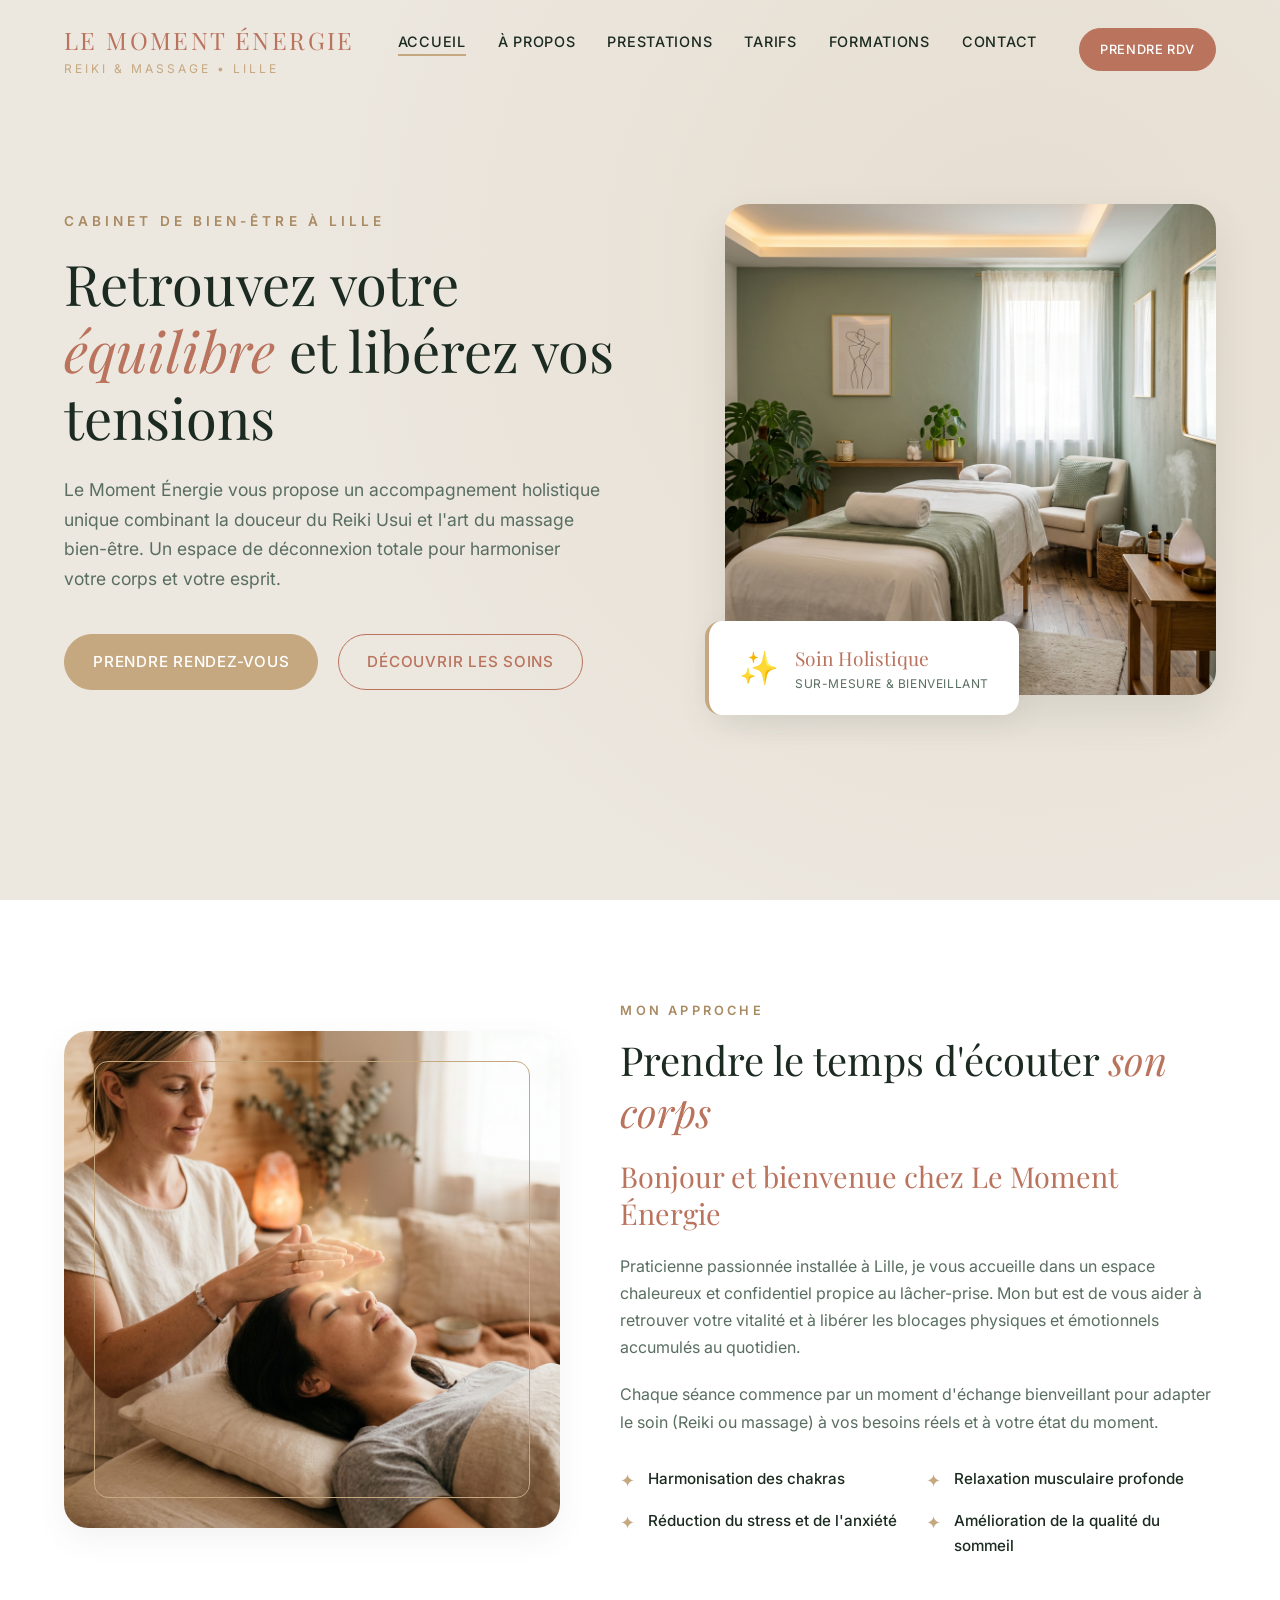
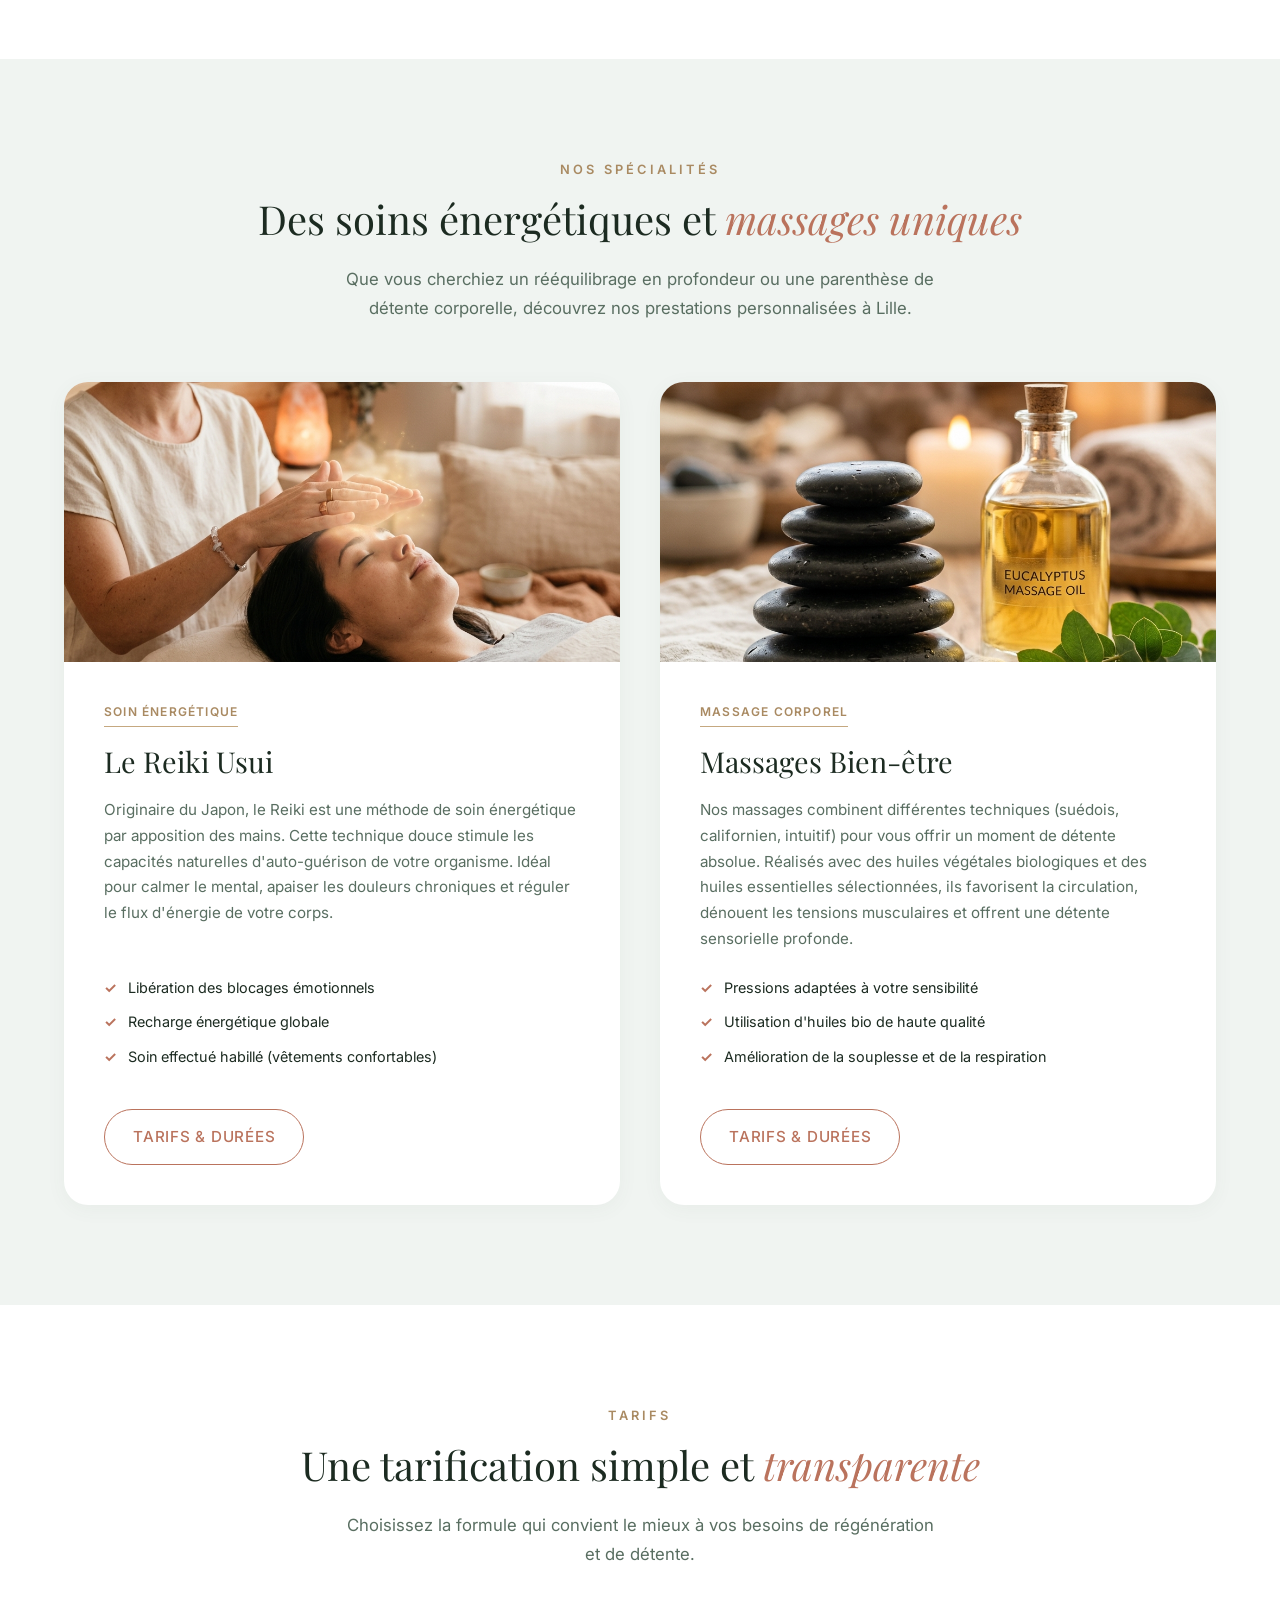
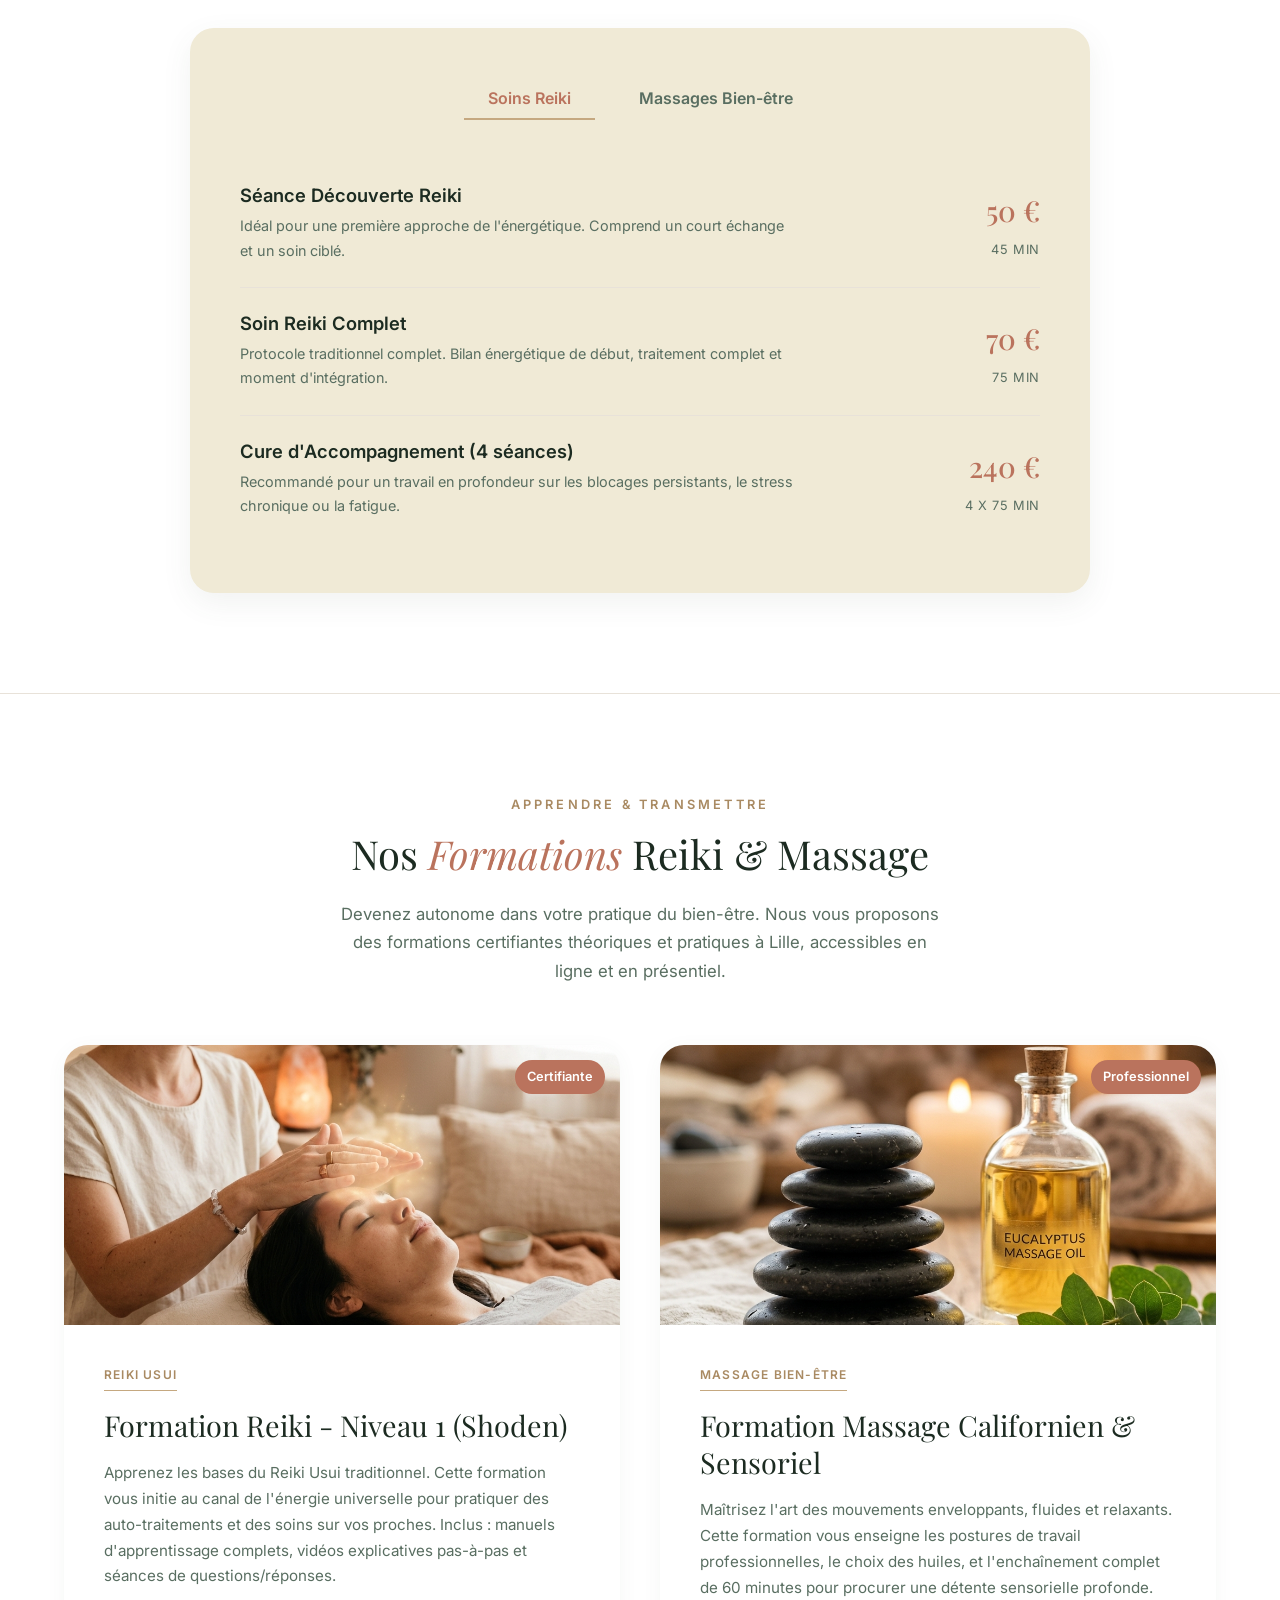
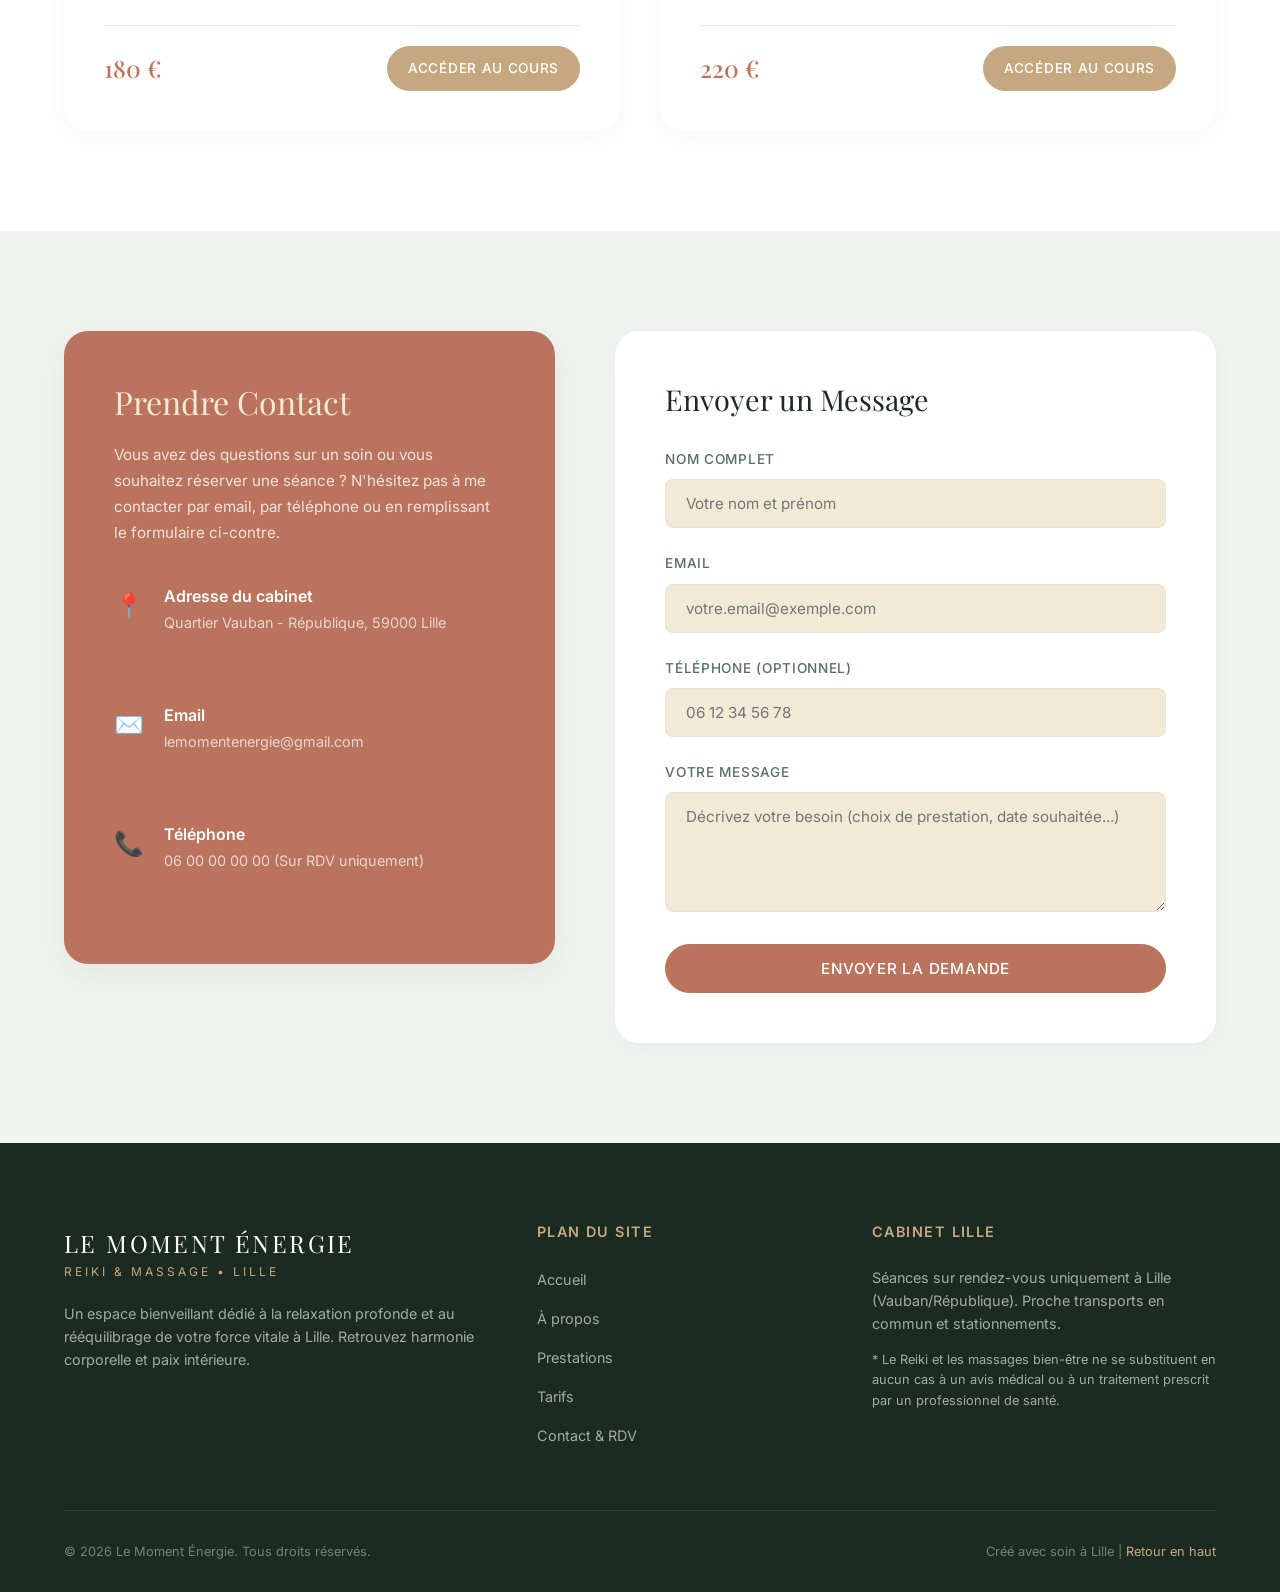
<file: index.html>
<!DOCTYPE html>
<html lang="fr">
<head>
  <meta charset="UTF-8">
  <meta name="viewport" content="width=device-width, initial-scale=1.0">
  
  <!-- SEO Meta Tags -->
  <title>Le Moment Énergie | Reiki & Massage Bien-être à Lille</title>
  <meta name="description" content="Découvrez Le Moment Énergie à Lille. Séances de Reiki Usui et massages bien-être sur mesure pour libérer les tensions, rééquilibrer vos énergies et retrouver une sérénité profonde.">
  <meta name="keywords" content="Reiki Lille, Massage Lille, bien-être Lille, massage relaxant Lille, Reiki Usui Lille, soin énergétique Lille, stress Lille, détente Lille">
  
  <!-- Open Graph Meta Tags (for social sharing) -->
  <meta property="og:title" content="Le Moment Énergie | Reiki & Massage Bien-être à Lille">
  <meta property="og:description" content="Offrez-vous un instant de relaxation absolue et de rééquilibrage énergétique au cœur de Lille. Séances personnalisées de Reiki Usui et massages thérapeutiques.">
  <meta property="og:type" content="website">
  
  <!-- CSS Link -->
  <link rel="stylesheet" href="style.css">
</head>
<body>

  <!-- --- HEADER / NAVIGATION --- -->
  <header id="header">
    <div class="container nav-container">
      <a href="#accueil" class="logo" id="logo-link">
        <span class="logo-main">Le Moment Énergie</span>
        <span class="logo-sub">Reiki &amp; Massage • Lille</span>
      </a>
      
      <button class="burger-menu" id="burger-btn" aria-label="Ouvrir le menu">
        <span class="burger-line"></span>
        <span class="burger-line"></span>
        <span class="burger-line"></span>
      </button>

      <ul class="nav-menu" id="nav-menu">
        <li><a href="#accueil" class="nav-link active">Accueil</a></li>
        <li><a href="#a-propos" class="nav-link">À propos</a></li>
        <li><a href="#services" class="nav-link">Prestations</a></li>
        <li><a href="#tarifs" class="nav-link">Tarifs</a></li>
        <li><a href="formations.html" class="nav-link">Formations</a></li>
        <li><a href="#contact" class="nav-link">Contact</a></li>
        <li><a href="#contact" class="btn btn-primary" style="padding: 10px 20px; font-size: 0.8rem; margin-left: 10px;">Prendre RDV</a></li>
      </ul>
    </div>
  </header>

  <!-- --- HERO SECTION --- -->
  <section id="accueil" class="hero">
    <div class="container hero-grid">
      <div class="hero-content">
        <span class="hero-tagline">Cabinet de bien-être à Lille</span>
        <h1>Retrouvez votre <span>équilibre</span> et libérez vos tensions</h1>
        <p class="hero-text">
          Le Moment Énergie vous propose un accompagnement holistique unique combinant la douceur du Reiki Usui et l'art du massage bien-être. Un espace de déconnexion totale pour harmoniser votre corps et votre esprit.
        </p>
        <div class="hero-cta">
          <a href="#contact" class="btn btn-gold">Prendre rendez-vous</a>
          <a href="#services" class="btn btn-outline">Découvrir les soins</a>
        </div>
      </div>
      <div class="hero-image-wrapper">
        <div class="hero-img-container">
          <img src="images/hero.png" alt="Cabinet de reiki et massage Le Moment Énergie à Lille">
        </div>
        <div class="hero-badge">
          <span class="badge-icon">✨</span>
          <div class="badge-text">
            <p>Soin Holistique</p>
            <p>Sur-mesure &amp; Bienveillant</p>
          </div>
        </div>
      </div>
    </div>
  </section>

  <!-- --- À PROPOS SECTION --- -->
  <section id="a-propos" class="about">
    <div class="container">
      <div class="about-grid">
        <div class="about-image reveal">
          <img src="images/reiki.png" alt="Praticienne Reiki et Massage à Lille">
          <div class="about-accent"></div>
        </div>
        <div class="about-text reveal">
          <span class="section-subtitle">Mon Approche</span>
          <h2 class="section-title">Prendre le temps d'écouter <span>son corps</span></h2>
          <h3>Bonjour et bienvenue chez Le Moment Énergie</h3>
          <p class="about-p">
            Praticienne passionnée installée à Lille, je vous accueille dans un espace chaleureux et confidentiel propice au lâcher-prise. Mon but est de vous aider à retrouver votre vitalité et à libérer les blocages physiques et émotionnels accumulés au quotidien.
          </p>
          <p class="about-p">
            Chaque séance commence par un moment d'échange bienveillant pour adapter le soin (Reiki ou massage) à vos besoins réels et à votre état du moment.
          </p>
          <ul class="about-bullets">
            <li>Harmonisation des chakras</li>
            <li>Relaxation musculaire profonde</li>
            <li>Réduction du stress et de l'anxiété</li>
            <li>Amélioration de la qualité du sommeil</li>
          </ul>
        </div>
      </div>
    </div>
  </section>

  <!-- --- SERVICES SECTION --- -->
  <section id="services" class="services">
    <div class="container">
      <div class="text-center reveal">
        <span class="section-subtitle">Nos Spécialités</span>
        <h2 class="section-title">Des soins énergétiques et <span>massages uniques</span></h2>
        <p class="section-desc">
          Que vous cherchiez un rééquilibrage en profondeur ou une parenthèse de détente corporelle, découvrez nos prestations personnalisées à Lille.
        </p>
      </div>
      
      <div class="services-grid">
        <!-- Service 1: Reiki -->
        <div class="service-card reveal">
          <div class="service-img-wrapper">
            <img src="images/reiki.png" alt="Soin Reiki Usui à Lille">
          </div>
          <div class="service-body">
            <span class="service-badge">Soin Énergétique</span>
            <h3>Le Reiki Usui</h3>
            <p>
              Originaire du Japon, le Reiki est une méthode de soin énergétique par apposition des mains. Cette technique douce stimule les capacités naturelles d'auto-guérison de votre organisme. Idéal pour calmer le mental, apaiser les douleurs chroniques et réguler le flux d'énergie de votre corps.
            </p>
            <ul class="service-features">
              <li>Libération des blocages émotionnels</li>
              <li>Recharge énergétique globale</li>
              <li>Soin effectué habillé (vêtements confortables)</li>
            </ul>
            <a href="#tarifs" class="btn btn-outline" style="margin-top: auto; align-self: flex-start;">Tarifs &amp; Durées</a>
          </div>
        </div>

        <!-- Service 2: Massage -->
        <div class="service-card reveal">
          <div class="service-img-wrapper">
            <img src="images/massage.png" alt="Massage Bien-être et relaxation Lille">
          </div>
          <div class="service-body">
            <span class="service-badge">Massage Corporel</span>
            <h3>Massages Bien-être</h3>
            <p>
              Nos massages combinent différentes techniques (suédois, californien, intuitif) pour vous offrir un moment de détente absolue. Réalisés avec des huiles végétales biologiques et des huiles essentielles sélectionnées, ils favorisent la circulation, dénouent les tensions musculaires et offrent une détente sensorielle profonde.
            </p>
            <ul class="service-features">
              <li>Pressions adaptées à votre sensibilité</li>
              <li>Utilisation d'huiles bio de haute qualité</li>
              <li>Amélioration de la souplesse et de la respiration</li>
            </ul>
            <a href="#tarifs" class="btn btn-outline" style="margin-top: auto; align-self: flex-start;">Tarifs &amp; Durées</a>
          </div>
        </div>
      </div>
    </div>
  </section>

  <!-- --- RATES SECTION --- -->
  <section id="tarifs" class="rates">
    <div class="container">
      <div class="text-center reveal">
        <span class="section-subtitle">Tarifs</span>
        <h2 class="section-title">Une tarification simple et <span>transparente</span></h2>
        <p class="section-desc">Choisissez la formule qui convient le mieux à vos besoins de régénération et de détente.</p>
      </div>

      <div class="pricing-table-wrapper reveal">
        <div class="pricing-tabs">
          <button class="pricing-tab-btn active" data-tab="reiki">Soins Reiki</button>
          <button class="pricing-tab-btn" data-tab="massage">Massages Bien-être</button>
        </div>

        <!-- Tab 1: Reiki -->
        <div class="pricing-tab-content active" id="tab-reiki">
          <div class="pricing-item">
            <div class="pricing-details">
              <h4>Séance Découverte Reiki</h4>
              <p>Idéal pour une première approche de l'énergétique. Comprend un court échange et un soin ciblé.</p>
            </div>
            <div class="pricing-meta">
              <span class="pricing-price">50 €</span>
              <p class="pricing-duration">45 min</p>
            </div>
          </div>
          <div class="pricing-item">
            <div class="pricing-details">
              <h4>Soin Reiki Complet</h4>
              <p>Protocole traditionnel complet. Bilan énergétique de début, traitement complet et moment d'intégration.</p>
            </div>
            <div class="pricing-meta">
              <span class="pricing-price">70 €</span>
              <p class="pricing-duration">75 min</p>
            </div>
          </div>
          <div class="pricing-item">
            <div class="pricing-details">
              <h4>Cure d'Accompagnement (4 séances)</h4>
              <p>Recommandé pour un travail en profondeur sur les blocages persistants, le stress chronique ou la fatigue.</p>
            </div>
            <div class="pricing-meta">
              <span class="pricing-price">240 €</span>
              <p class="pricing-duration">4 x 75 min</p>
            </div>
          </div>
        </div>

        <!-- Tab 2: Massages -->
        <div class="pricing-tab-content" id="tab-massage">
          <div class="pricing-item">
            <div class="pricing-details">
              <h4>Massage Relaxant Intuitif</h4>
              <p>Un massage personnalisé sur-mesure alternant mouvements fluides et pressions relaxantes.</p>
            </div>
            <div class="pricing-meta">
              <span class="pricing-price">65 €</span>
              <p class="pricing-duration">60 min</p>
            </div>
          </div>
          <div class="pricing-item">
            <div class="pricing-details">
              <h4>Massage Sensoriel Grand Calme</h4>
              <p>Un voyage holistique enveloppant pour une déconnexion nerveuse et musculaire profonde.</p>
            </div>
            <div class="pricing-meta">
              <span class="pricing-price">90 €</span>
              <p class="pricing-duration">90 min</p>
            </div>
          </div>
          <div class="pricing-item">
            <div class="pricing-details">
              <h4>Duo Sacré (Reiki &amp; Massage)</h4>
              <p>Le soin signature : 40 min de massage relaxant suivies de 40 min de soin énergétique Reiki.</p>
            </div>
            <div class="pricing-meta">
              <span class="pricing-price">110 €</span>
              <p class="pricing-duration">80 min</p>
            </div>
          </div>
        </div>
      </div>
    </div>
  </section>

  <!-- --- FORMATIONS CATALOG SECTION --- -->
  <section id="nos-formations" class="services" style="background-color: var(--color-white); border-top: 1px solid var(--color-sand);">
    <div class="container">
      <div class="text-center reveal">
        <span class="section-subtitle">Apprendre &amp; Transmettre</span>
        <h2 class="section-title">Nos <span>Formations</span> Reiki &amp; Massage</h2>
        <p class="section-desc">
          Devenez autonome dans votre pratique du bien-être. Nous vous proposons des formations certifiantes théoriques et pratiques à Lille, accessibles en ligne et en présentiel.
        </p>
      </div>

      <div class="services-grid">
        <!-- Formation 1 -->
        <div class="service-card reveal">
          <div class="service-img-wrapper" style="position: relative;">
            <img src="images/reiki.png" alt="Formation Reiki Usui Niveau 1">
            <span style="position: absolute; top: 15px; right: 15px; background-color: var(--color-primary); color: white; padding: 6px 12px; font-size: 0.8rem; border-radius: 20px; font-weight: 600;">Certifiante</span>
          </div>
          <div class="service-body">
            <span class="service-badge">Reiki Usui</span>
            <h3>Formation Reiki - Niveau 1 (Shoden)</h3>
            <p>
              Apprenez les bases du Reiki Usui traditionnel. Cette formation vous initie au canal de l'énergie universelle pour pratiquer des auto-traitements et des soins sur vos proches. Inclus : manuels d'apprentissage complets, vidéos explicatives pas-à-pas et séances de questions/réponses.
            </p>
            <div style="display: flex; justify-content: space-between; align-items: center; margin-top: auto; border-top: 1px solid var(--color-sand); padding-top: 20px;">
              <span style="font-family: var(--font-serif); font-size: 1.5rem; color: var(--color-primary); font-weight: 500;">180 €</span>
              <a href="formations.html" class="btn btn-gold" style="padding: 10px 20px; font-size: 0.85rem;">Accéder au cours</a>
            </div>
          </div>
        </div>

        <!-- Formation 2 -->
        <div class="service-card reveal">
          <div class="service-img-wrapper" style="position: relative;">
            <img src="images/massage.png" alt="Formation Massages Californien &amp; Sensoriel">
            <span style="position: absolute; top: 15px; right: 15px; background-color: var(--color-primary); color: white; padding: 6px 12px; font-size: 0.8rem; border-radius: 20px; font-weight: 600;">Professionnel</span>
          </div>
          <div class="service-body">
            <span class="service-badge">Massage Bien-être</span>
            <h3>Formation Massage Californien &amp; Sensoriel</h3>
            <p>
              Maîtrisez l'art des mouvements enveloppants, fluides et relaxants. Cette formation vous enseigne les postures de travail professionnelles, le choix des huiles, et l'enchaînement complet de 60 minutes pour procurer une détente sensorielle profonde.
            </p>
            <div style="display: flex; justify-content: space-between; align-items: center; margin-top: auto; border-top: 1px solid var(--color-sand); padding-top: 20px;">
              <span style="font-family: var(--font-serif); font-size: 1.5rem; color: var(--color-primary); font-weight: 500;">220 €</span>
              <a href="formations.html" class="btn btn-gold" style="padding: 10px 20px; font-size: 0.85rem;">Accéder au cours</a>
            </div>
          </div>
        </div>
      </div>
    </div>
  </section>

  <!-- --- CONTACT SECTION --- -->
  <section id="contact" class="contact">
    <div class="container">
      <div class="contact-grid">
        
        <!-- Info Card -->
        <div class="contact-info-card reveal">
          <h3>Prendre Contact</h3>
          <p>
            Vous avez des questions sur un soin ou vous souhaitez réserver une séance ? N'hésitez pas à me contacter par email, par téléphone ou en remplissant le formulaire ci-contre.
          </p>
          <div class="contact-details">
            <div class="contact-detail-item">
              <span class="contact-icon">📍</span>
              <div class="contact-text">
                <h4>Adresse du cabinet</h4>
                <p>Quartier Vauban - République, 59000 Lille</p>
              </div>
            </div>
            <div class="contact-detail-item">
              <span class="contact-icon">✉️</span>
              <div class="contact-text">
                <h4>Email</h4>
                <p><a href="mailto:lemomentenergie@gmail.com">lemomentenergie@gmail.com</a></p>
              </div>
            </div>
            <div class="contact-detail-item">
              <span class="contact-icon">📞</span>
              <div class="contact-text">
                <h4>Téléphone</h4>
                <p><a href="tel:+33600000000">06 00 00 00 00</a> (Sur RDV uniquement)</p>
              </div>
            </div>
          </div>
        </div>

        <!-- Form Card -->
        <div class="contact-form-wrapper reveal">
          <h3>Envoyer un Message</h3>
          <form id="contact-form" action="https://formspree.io/f/xoqgypzo" method="POST">
            <!-- Note: Le user pourra configurer un vrai Formspree ou autre outil d'envoi d'email s'il le souhaite, ou on peut utiliser un mailto -->
            <div class="form-group">
              <label for="name" class="form-label">Nom Complet</label>
              <input type="text" id="name" name="name" class="form-input" placeholder="Votre nom et prénom" required>
            </div>
            <div class="form-group">
              <label for="email" class="form-label">Email</label>
              <input type="email" id="email" name="_replyto" class="form-input" placeholder="votre.email@exemple.com" required>
            </div>
            <div class="form-group">
              <label for="phone" class="form-label">Téléphone (Optionnel)</label>
              <input type="tel" id="phone" name="phone" class="form-input" placeholder="06 12 34 56 78">
            </div>
            <div class="form-group">
              <label for="message" class="form-label">Votre Message</label>
              <textarea id="message" name="message" class="form-input" placeholder="Décrivez votre besoin (choix de prestation, date souhaitée...)" required></textarea>
            </div>
            <button type="submit" class="btn btn-primary" style="width: 100%;">Envoyer la demande</button>
          </form>
        </div>

      </div>
    </div>
  </section>

  <!-- --- FOOTER --- -->
  <footer>
    <div class="container">
      <div class="footer-grid">
        <div class="footer-about">
          <a href="#accueil" class="logo">
            <span class="logo-main">Le Moment Énergie</span>
            <span class="logo-sub">Reiki &amp; Massage • Lille</span>
          </a>
          <p class="footer-text">
            Un espace bienveillant dédié à la relaxation profonde et au rééquilibrage de votre force vitale à Lille. Retrouvez harmonie corporelle et paix intérieure.
          </p>
        </div>
        <div>
          <h4 class="footer-links-title">Plan du site</h4>
          <ul class="footer-links">
            <li><a href="#accueil">Accueil</a></li>
            <li><a href="#a-propos">À propos</a></li>
            <li><a href="#services">Prestations</a></li>
            <li><a href="#tarifs">Tarifs</a></li>
            <li><a href="#contact">Contact &amp; RDV</a></li>
          </ul>
        </div>
        <div class="footer-seo">
          <h4 class="footer-links-title">Cabinet Lille</h4>
          <p class="footer-text" style="margin-top: 0; margin-bottom: 15px;">
            Séances sur rendez-vous uniquement à Lille (Vauban/République). Proche transports en commun et stationnements.
          </p>
          <p class="footer-text" style="margin-top: 0; font-size: 0.8rem;">
            * Le Reiki et les massages bien-être ne se substituent en aucun cas à un avis médical ou à un traitement prescrit par un professionnel de santé.
          </p>
        </div>
      </div>
      <div class="footer-bottom">
        <p>&copy; 2026 Le Moment Énergie. Tous droits réservés.</p>
        <p>Créé avec soin à Lille | <a href="#accueil" style="color: var(--color-accent-gold);">Retour en haut</a></p>
      </div>
    </div>
  </footer>

  <!-- JS Link -->
  <script src="script.js"></script>
</body>
</html>
</file>
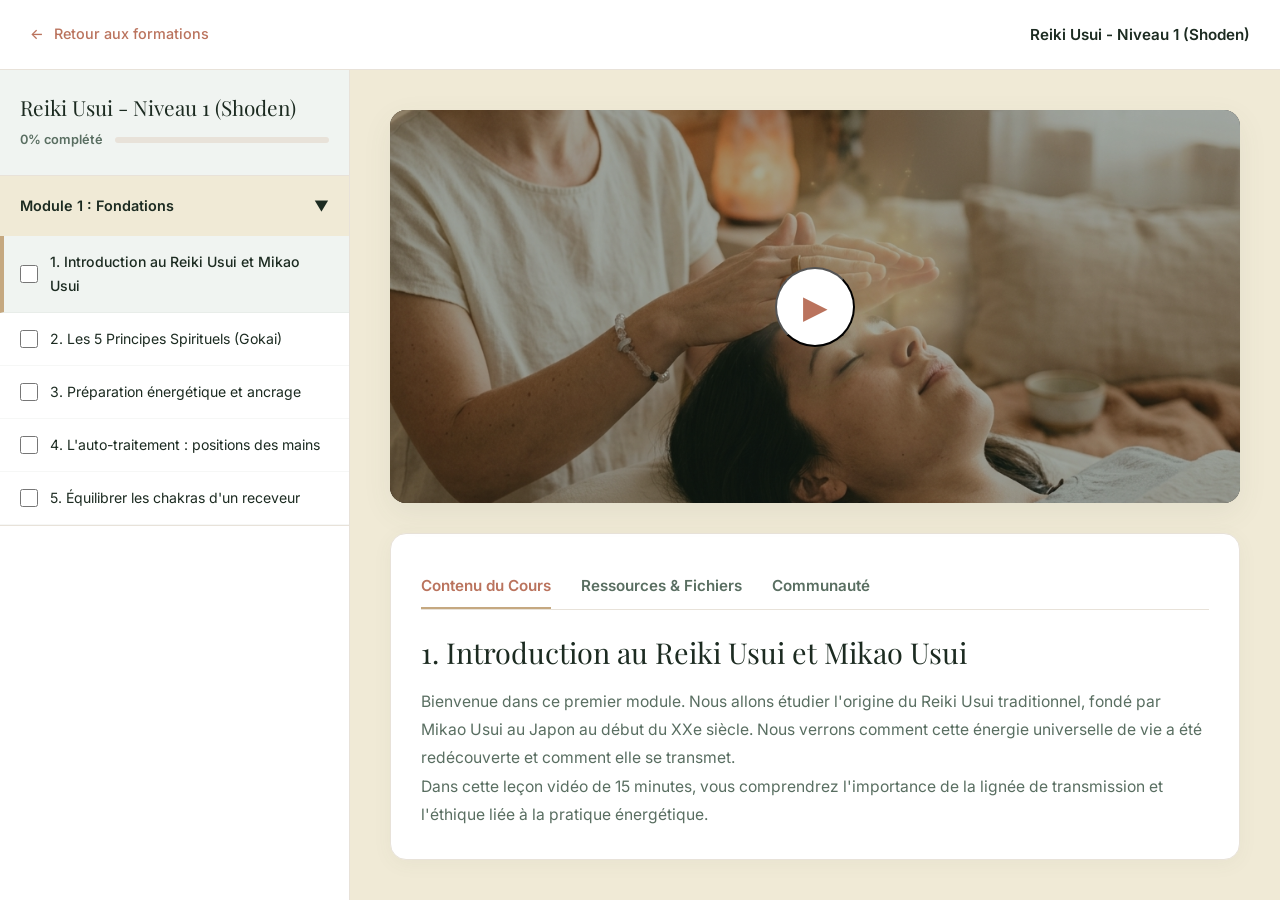
<file: cours-player.html>
<!DOCTYPE html>
<html lang="fr">
<head>
  <meta charset="UTF-8">
  <meta name="viewport" content="width=device-width, initial-scale=1.0">
  <title>Lecteur de Cours | Le Moment Énergie</title>
  <link rel="stylesheet" href="style.css">
  <style>
    /* LMS PLAYER SPECIFIC STYLES */
    body {
      background-color: var(--color-bg-cream);
      display: flex;
      flex-direction: column;
      height: 100vh;
      overflow: hidden;
    }
    
    header.player-header {
      position: relative;
      background-color: var(--color-white);
      border-bottom: 1px solid var(--color-sand);
      padding: 15px 30px;
      display: flex;
      justify-content: space-between;
      align-items: center;
      z-index: 10;
      height: 70px;
    }
    
    .player-back-btn {
      display: inline-flex;
      align-items: center;
      gap: 10px;
      font-size: 0.9rem;
      font-weight: 500;
      color: var(--color-primary);
    }
    .player-back-btn:hover {
      color: var(--color-accent-gold-dark);
    }

    .player-container {
      display: flex;
      flex-grow: 1;
      overflow: hidden;
      height: calc(100vh - 70px);
    }

    /* SIDEBAR */
    .player-sidebar {
      width: 350px;
      background-color: var(--color-white);
      border-right: 1px solid var(--color-sand);
      display: flex;
      flex-direction: column;
      overflow-y: auto;
      flex-shrink: 0;
    }

    .sidebar-course-title {
      padding: 24px 20px;
      border-bottom: 1px solid var(--color-sand);
      background-color: var(--color-primary-bg);
    }
    .sidebar-course-title h2 {
      font-size: 1.3rem;
      color: var(--color-text-dark);
      margin-bottom: 8px;
    }
    
    .sidebar-progress {
      display: flex;
      align-items: center;
      justify-content: space-between;
      font-size: 0.8rem;
      color: var(--color-text-muted);
      font-weight: 600;
    }
    .sidebar-progress-bar {
      flex-grow: 1;
      height: 6px;
      background-color: var(--color-sand);
      border-radius: 3px;
      margin-left: 12px;
      overflow: hidden;
    }
    .sidebar-progress-fill {
      height: 100%;
      background-color: var(--color-primary);
      width: 0%;
      transition: width 0.4s ease;
    }

    .sidebar-module {
      border-bottom: 1px solid var(--color-sand);
    }
    .module-header {
      padding: 18px 20px;
      background-color: var(--color-bg-cream);
      font-weight: 600;
      font-size: 0.9rem;
      color: var(--color-text-dark);
      cursor: pointer;
      display: flex;
      justify-content: space-between;
      align-items: center;
    }
    .module-lessons {
      list-style: none;
    }
    .lesson-item {
      padding: 14px 20px;
      border-bottom: 1px solid rgba(74, 93, 78, 0.05);
      cursor: pointer;
      display: flex;
      align-items: center;
      gap: 12px;
      transition: var(--transition-quick);
      font-size: 0.88rem;
    }
    .lesson-item:hover {
      background-color: var(--color-primary-bg);
    }
    .lesson-item.active {
      background-color: var(--color-primary-bg);
      border-left: 4px solid var(--color-accent-gold);
      padding-left: 16px;
      font-weight: 500;
    }
    .lesson-checkbox {
      width: 18px;
      height: 18px;
      border: 1px solid var(--color-primary);
      border-radius: 4px;
      cursor: pointer;
      accent-color: var(--color-primary);
    }
    
    /* MAIN AREA */
    .player-main {
      flex-grow: 1;
      overflow-y: auto;
      display: flex;
      flex-direction: column;
      padding: 40px;
      height: 100%;
    }

    /* CUSTOM VIDEO PLAYER */
    .video-frame {
      width: 100%;
      aspect-ratio: 16/9;
      max-height: 480px;
      background-color: #000;
      border-radius: var(--border-radius-md);
      overflow: hidden;
      position: relative;
      box-shadow: var(--shadow-medium);
      margin-bottom: 30px;
    }
    
    .video-poster {
      position: absolute;
      top: 0;
      left: 0;
      width: 100%;
      height: 100%;
      object-fit: cover;
      transition: opacity 0.5s ease;
    }
    
    .video-play-overlay {
      position: absolute;
      top: 0;
      left: 0;
      width: 100%;
      height: 100%;
      background-color: rgba(28, 43, 33, 0.4);
      display: flex;
      align-items: center;
      justify-content: center;
      cursor: pointer;
      transition: var(--transition-smooth);
    }
    .video-play-overlay:hover {
      background-color: rgba(28, 43, 33, 0.5);
    }
    .play-icon-btn {
      width: 80px;
      height: 80px;
      border-radius: 50%;
      background-color: var(--color-white);
      display: flex;
      align-items: center;
      justify-content: center;
      box-shadow: var(--shadow-premium);
      font-size: 2rem;
      color: var(--color-primary);
      transition: var(--transition-smooth);
    }
    .video-play-overlay:hover .play-icon-btn {
      transform: scale(1.1);
      background-color: var(--color-accent-gold);
      color: var(--color-white);
    }

    /* MOCK PLAYER CONTROLS */
    .mock-controls {
      position: absolute;
      bottom: 0;
      left: 0;
      width: 100%;
      background: linear-gradient(transparent, rgba(0,0,0,0.8));
      padding: 20px;
      display: none; /* Shown when playing */
      flex-direction: column;
      gap: 10px;
    }
    .mock-progress-bar {
      width: 100%;
      height: 6px;
      background-color: rgba(255,255,255,0.3);
      border-radius: 3px;
      cursor: pointer;
      position: relative;
    }
    .mock-progress-fill {
      height: 100%;
      background-color: var(--color-accent-gold);
      width: 40%;
      border-radius: 3px;
    }
    .mock-btn-row {
      display: flex;
      justify-content: space-between;
      color: white;
      font-size: 0.9rem;
    }

    /* CONTENT TABS */
    .lesson-meta-tabs {
      background-color: var(--color-white);
      border-radius: var(--border-radius-md);
      padding: 30px;
      box-shadow: var(--shadow-subtle);
      border: 1px solid var(--color-sand);
    }

    .tab-header-row {
      display: flex;
      border-bottom: 1px solid var(--color-sand);
      margin-bottom: 24px;
      gap: 30px;
    }
    .tab-trigger {
      background: none;
      border: none;
      font-family: var(--font-sans);
      font-size: 0.95rem;
      font-weight: 600;
      color: var(--color-text-muted);
      padding: 12px 0;
      cursor: pointer;
      border-bottom: 2px solid transparent;
      transition: var(--transition-quick);
    }
    .tab-trigger.active {
      color: var(--color-primary);
      border-bottom-color: var(--color-accent-gold);
    }

    .tab-pane {
      display: none;
    }
    .tab-pane.active {
      display: block;
      animation: fadeIn 0.4s ease forwards;
    }

    /* RESOURCES TAB */
    .resource-list {
      display: flex;
      flex-direction: column;
      gap: 16px;
    }
    .resource-card {
      border: 1px solid var(--color-sand);
      border-radius: var(--border-radius-sm);
      padding: 16px 20px;
      display: flex;
      justify-content: space-between;
      align-items: center;
      background-color: var(--color-bg-cream);
    }
    .resource-info h5 {
      font-family: var(--font-sans);
      font-weight: 600;
      font-size: 0.95rem;
      color: var(--color-text-dark);
      margin-bottom: 4px;
    }
    .resource-info p {
      font-size: 0.8rem;
      color: var(--color-text-muted);
    }

    /* COMMUNITY TAB */
    .comments-thread {
      display: flex;
      flex-direction: column;
      gap: 20px;
      margin-bottom: 30px;
      max-height: 400px;
      overflow-y: auto;
      padding-right: 10px;
    }
    .comment-block {
      display: flex;
      gap: 16px;
    }
    .comment-avatar {
      width: 40px;
      height: 40px;
      border-radius: 50%;
      background-color: var(--color-primary-bg);
      color: var(--color-primary);
      font-weight: 600;
      display: flex;
      align-items: center;
      justify-content: center;
      font-size: 0.9rem;
      flex-shrink: 0;
    }
    .comment-content {
      background-color: var(--color-bg-cream);
      padding: 16px;
      border-radius: var(--border-radius-sm);
      flex-grow: 1;
    }
    .comment-author-row {
      display: flex;
      justify-content: space-between;
      margin-bottom: 8px;
    }
    .comment-author {
      font-weight: 600;
      font-size: 0.85rem;
      color: var(--color-text-dark);
    }
    .comment-date {
      font-size: 0.75rem;
      color: var(--color-text-muted);
    }
    .comment-text {
      font-size: 0.88rem;
      color: var(--color-text-dark);
    }

    .comment-form {
      display: flex;
      gap: 15px;
      border-top: 1px solid var(--color-sand);
      padding-top: 20px;
    }
    .comment-form input {
      flex-grow: 1;
      padding: 12px 16px;
      border: 1px solid var(--color-sand);
      border-radius: var(--border-radius-sm);
      font-family: var(--font-sans);
      font-size: 0.9rem;
    }
    
    @media (max-width: 900px) {
      .player-container {
        flex-direction: column;
      }
      .player-sidebar {
        width: 100%;
        height: 250px;
        border-right: none;
        border-bottom: 1px solid var(--color-sand);
      }
      .player-main {
        padding: 20px;
      }
    }
  </style>
</head>
<body>

  <!-- --- PLAYER HEADER --- -->
  <header class="player-header">
    <a href="formations.html" class="player-back-btn">
      <span>←</span> Retour aux formations
    </a>
    <div style="text-align: right;">
      <h4 style="font-family: var(--font-sans); font-weight: 600; font-size: 0.95rem; color: var(--color-text-dark);" id="header-course-title">Chargement...</h4>
    </div>
  </header>

  <!-- --- CORE LMS LAYER --- -->
  <div class="player-container">
    
    <!-- Sidebar Left -->
    <aside class="player-sidebar">
      <div class="sidebar-course-title">
        <h2 id="sidebar-title">Nom de la formation</h2>
        <div class="sidebar-progress">
          <span id="progress-percent">0% complété</span>
          <div class="sidebar-progress-bar">
            <div class="sidebar-progress-fill" id="progress-fill"></div>
          </div>
        </div>
      </div>
      
      <!-- Module/Lesson Accordion -->
      <div class="sidebar-module">
        <div class="module-header">
          <span>Module 1 : Fondations</span>
          <span>▼</span>
        </div>
        <ul class="module-lessons" id="lessons-list">
          <!-- Populated by JS -->
        </ul>
      </div>
    </aside>

    <!-- Main Content Area -->
    <main class="player-main">
      
      <!-- Video Window -->
      <div class="video-frame">
        <img src="images/hero.png" alt="Cover" class="video-poster" id="video-poster">
        <div class="video-play-overlay" id="play-overlay">
          <button class="play-icon-btn">▶</button>
        </div>
        
        <!-- Mock Controls -->
        <div class="mock-controls" id="mock-controls">
          <div class="mock-progress-bar">
            <div class="mock-progress-fill"></div>
          </div>
          <div class="mock-btn-row">
            <span>⏸ Pause</span>
            <span>04:12 / 12:45</span>
            <span>🔊 100%</span>
          </div>
        </div>
      </div>

      <!-- Tabs and Details -->
      <div class="lesson-meta-tabs">
        <div class="tab-header-row">
          <button class="tab-trigger active" data-target="lesson-tab">Contenu du Cours</button>
          <button class="tab-trigger" data-target="resources-tab">Ressources &amp; Fichiers</button>
          <button class="tab-trigger" data-target="community-tab">Communauté</button>
        </div>

        <!-- Tab 1: Lesson Content -->
        <div class="tab-pane active" id="lesson-tab">
          <h2 style="font-size: 1.8rem; margin-bottom: 16px; color: var(--color-text-dark);" id="lesson-title">Titre de la leçon</h2>
          <div style="color: var(--color-text-muted); line-height: 1.8; font-size: 0.98rem;" id="lesson-description">
            Description de la leçon active...
          </div>
        </div>

        <!-- Tab 2: Resources -->
        <div class="tab-pane" id="resources-tab">
          <div class="resource-list" id="resources-list">
            <!-- Populated dynamically -->
          </div>
        </div>

        <!-- Tab 3: Community -->
        <div class="tab-pane" id="community-tab">
          <div class="comments-thread" id="comments-thread">
            <!-- Simulated Comments -->
          </div>
          <form class="comment-form" id="comment-form">
            <div class="comment-avatar">ME</div>
            <input type="text" id="comment-input" placeholder="Poser une question ou laisser un commentaire..." required>
            <button type="submit" class="btn btn-primary" style="padding: 10px 20px; font-size: 0.85rem; border-radius: var(--border-radius-sm);">Publier</button>
          </form>
        </div>
      </div>

    </main>

  </div>

  <script>
    // DATASET FOR DEMO COURSES
    const COURSES_DATA = {
      reiki: {
        title: "Reiki Usui - Niveau 1 (Shoden)",
        poster: "images/reiki.png",
        lessons: [
          {
            id: 1,
            title: "1. Introduction au Reiki Usui et Mikao Usui",
            desc: "<p>Bienvenue dans ce premier module. Nous allons étudier l'origine du Reiki Usui traditionnel, fondé par Mikao Usui au Japon au début du XXe siècle. Nous verrons comment cette énergie universelle de vie a été redécouverte et comment elle se transmet.</p><p>Dans cette leçon vidéo de 15 minutes, vous comprendrez l'importance de la lignée de transmission et l'éthique liée à la pratique énergétique.</p>",
            files: [
              { name: "Manuel de Reiki Usui - Niveau 1.pdf", size: "4.2 Mo" },
              { name: "Arbre de Lignée Traditionnelle Usui.pdf", size: "1.1 Mo" }
            ],
            comments: [
              { author: "Marie L.", date: "Il y a 2 jours", text: "Merci pour cette introduction très claire ! La vie de Mikao Usui est fascinante." },
              { author: "Pierre D.", date: "Il y a 5 jours", text: "Est-ce qu'on reçoit le manuel papier lors de l'initiation en présentiel ?" }
            ]
          },
          {
            id: 2,
            title: "2. Les 5 Principes Spirituels (Gokai)",
            desc: "<p>Les Gokai sont les fondations quotidiennes du praticien Reiki. Mikao Usui les décrivait comme 'la méthode secrète pour attirer le bonheur'. Nous allons les analyser en détail et voir comment les intégrer au quotidien :</p><ul style='margin-left: 20px; margin-top: 10px;'><li>Juste pour aujourd'hui, je libère la colère.</li><li>Juste pour aujourd'hui, je libère l'inquiétude.</li><li>Juste pour aujourd'hui, je suis reconnaissant.</li><li>Juste pour aujourd'hui, je vis honnêtement.</li><li>Juste pour aujourd'hui, je suis bienveillant envers les autres.</li></ul>",
            files: [
              { name: "Fiche Pratique - Les 5 Principes Gokai à imprimer.pdf", size: "850 Ko" }
            ],
            comments: [
              { author: "Sophie K.", date: "Il y a 1 jour", text: "Le fait de rajouter 'Juste pour aujourd'hui' change toute la perspective, c'est tellement plus facile d'y travailler au jour le jour !" }
            ]
          },
          {
            id: 3,
            title: "3. Préparation énergétique et ancrage",
            desc: "<p>Avant tout soin, il est indispensable de préparer son propre canal énergétique et de s'ancrer. Dans cette vidéo, nous étudions la technique de méditation Gassho et l'exercice d'ancrage à la terre pour rester centré et éviter de capter les tensions d'autrui.</p>",
            files: [
              { name: "Méditation Gassho - Audio Guidé.mp3", size: "12 Mo" }
            ],
            comments: []
          },
          {
            id: 4,
            title: "4. L'auto-traitement : positions des mains",
            desc: "<p>L'auto-traitement est la pratique clé pendant les 21 jours suivant l'initiation. Nous allons voir l'enchaînement complet des 12 positions des mains sur la tête, le buste et le dos pour s'auto-harmoniser.</p>",
            files: [
              { name: "Guide Visuel des 12 positions d'auto-traitement.pdf", size: "2.5 Mo" }
            ],
            comments: []
          },
          {
            id: 5,
            title: "5. Équilibrer les chakras d'un receveur",
            desc: "<p>Pour finir ce premier niveau, apprenez comment structurer un soin complet sur un tiers (proche ou client). Nous voyons comment balayer le champ énergétique (Byosen), repérer les déséquilibres et harmoniser les 7 chakras principaux.</p>",
            files: [
              { name: "Protocole Complet - Soin Reiki sur Autrui.pdf", size: "1.8 Mo" }
            ],
            comments: []
          }
        ]
      },
      massage: {
        title: "Massage Californien & Sensoriel",
        poster: "images/massage.png",
        lessons: [
          {
            id: 1,
            title: "1. Philosophie et posture du masseur",
            desc: "<p>Le massage Californien est le massage de la détente psychocorporelle par excellence. Il repose sur de longs mouvements fluides, lents et enveloppants. Cette leçon explique la posture du praticien (travail en fente, transfert du poids du corps) pour masser sans se fatiguer.</p>",
            files: [
              { name: "Les postures ergonomiques du masseur.pdf", size: "1.5 Mo" }
            ],
            comments: [
              { author: "Julien V.", date: "Il y a 3 jours", text: "La posture en fente change tout ! J'avais souvent mal au dos après 30 min, ces conseils m'ont sauvé." }
            ]
          },
          {
            id: 2,
            title: "2. Préparation de la cabine et huiles bio",
            desc: "<p>Créer une ambiance relaxante est essentiel pour un massage sensoriel réussi. Température de la pièce, musiques propices, et sélection des huiles végétales de support (Amande douce, Sésame) et des huiles essentielles apaisantes (Lavande, Ylang-Ylang).</p>",
            files: [
              { name: "Guide des Huiles et Synergies Aromatiques.pdf", size: "980 Ko" }
            ],
            comments: []
          },
          {
            id: 3,
            title: "3. Techniques d'effleurage et de lissage",
            desc: "<p>Découvrez les mouvements de base pour débuter le massage. Les effleurages superficiels permettent d'établir le contact, de répartir l'huile et de calmer le système nerveux du receveur. Suivi des grands lissages complets des chevilles aux épaules.</p>",
            files: [
              { name: "Fiche technique - Les mouvements de base.pdf", size: "2.1 Mo" }
            ],
            comments: []
          },
          {
            id: 4,
            title: "4. Dénouer les tensions du dos et des épaules",
            desc: "<p>Le dos accumule la majorité du stress physique. Cette leçon vidéo vous enseigne des techniques spécifiques de pétrissage, de pressions glissées le long de la colonne, et de relâchement des trapèzes.</p>",
            files: [
              { name: "Protocole de Massage du Dos.pdf", size: "1.4 Mo" }
            ],
            comments: []
          },
          {
            id: 5,
            title: "5. Enchaînement complet de 60 minutes",
            desc: "<p>Combinez toutes les compétences acquises pour effectuer un massage californien complet d'une heure. Ce protocole fluide décrit la transition dos, jambes, pieds, bras et buste pour une harmonisation sensorielle absolue.</p>",
            files: [
              { name: "Grille de Timing et Enchaînement 60min.pdf", size: "850 Ko" }
            ],
            comments: []
          }
        ]
      }
    };

    document.addEventListener('DOMContentLoaded', () => {
      // 1. Get query parameter for course
      const urlParams = new URLSearchParams(window.location.search);
      const courseKey = urlParams.get('course') || 'reiki';
      const course = COURSES_DATA[courseKey] || COURSES_DATA.reiki;

      // 2. Set DOM headers
      document.getElementById('header-course-title').textContent = course.title;
      document.getElementById('sidebar-title').textContent = course.title;
      document.getElementById('video-poster').src = course.poster;

      let activeLessonIndex = 0;

      // 3. Populate sidebar lessons list
      const lessonsList = document.getElementById('lessons-list');
      
      const renderLessons = () => {
        lessonsList.innerHTML = '';
        course.lessons.forEach((lesson, index) => {
          const isCompleted = localStorage.getItem(`${courseKey}-lesson-${lesson.id}-completed`) === 'true';
          const isActive = index === activeLessonIndex;
          
          const li = document.createElement('li');
          li.className = `lesson-item ${isActive ? 'active' : ''}`;
          
          li.innerHTML = `
            <input type="checkbox" class="lesson-checkbox" ${isCompleted ? 'checked' : ''} data-id="${lesson.id}">
            <span class="lesson-link-text" style="flex-grow: 1;">${lesson.title}</span>
          `;
          
          // Click on checkbox triggers completion toggling
          const checkbox = li.querySelector('.lesson-checkbox');
          checkbox.addEventListener('click', (e) => {
            e.stopPropagation(); // Avoid triggering active change
            localStorage.setItem(`${courseKey}-lesson-${lesson.id}-completed`, checkbox.checked);
            updateProgress();
          });

          // Click on item loads lesson
          li.addEventListener('click', () => {
            activeLessonIndex = index;
            loadActiveLesson();
            renderLessons();
          });

          lessonsList.appendChild(li);
        });
      };

      // Load active lesson details
      const loadActiveLesson = () => {
        const lesson = course.lessons[activeLessonIndex];
        document.getElementById('lesson-title').textContent = lesson.title;
        document.getElementById('lesson-description').innerHTML = lesson.desc;

        // Reset video state
        const playOverlay = document.getElementById('play-overlay');
        const mockControls = document.getElementById('mock-controls');
        playOverlay.style.opacity = '1';
        playOverlay.style.pointerEvents = 'auto';
        mockControls.style.display = 'none';

        // Load files
        const resourcesList = document.getElementById('resources-list');
        resourcesList.innerHTML = '';
        if (lesson.files && lesson.files.length > 0) {
          lesson.files.forEach(file => {
            const card = document.createElement('div');
            card.className = 'resource-card';
            card.innerHTML = `
              <div class="resource-info">
                <h5>📄 ${file.name}</h5>
                <p>Format PDF • ${file.size}</p>
              </div>
              <a href="#" class="btn btn-outline" style="padding: 6px 12px; font-size: 0.8rem;" onclick="alert('Téléchargement du document : ${file.name}'); return false;">Télécharger</a>
            `;
            resourcesList.appendChild(card);
          });
        } else {
          resourcesList.innerHTML = '<p style="color: var(--color-text-muted); font-style: italic;">Aucune ressource disponible pour cette leçon.</p>';
        }

        // Load comments
        const commentsThread = document.getElementById('comments-thread');
        commentsThread.innerHTML = '';
        if (lesson.comments && lesson.comments.length > 0) {
          lesson.comments.forEach(comment => {
            appendComment(comment.author, comment.date, comment.text);
          });
        } else {
          commentsThread.innerHTML = '<p style="color: var(--color-text-muted); font-style: italic;" id="no-comments-text">Soyez le premier à poser une question sur cette leçon !</p>';
        }
      };

      const appendComment = (author, date, text) => {
        const commentsThread = document.getElementById('comments-thread');
        const block = document.createElement('div');
        block.className = 'comment-block';
        
        // Initials for avatar
        const initials = author.split(' ').map(n => n[0]).join('').toUpperCase().substring(0, 2);

        block.innerHTML = `
          <div class="comment-avatar">${initials}</div>
          <div class="comment-content">
            <div class="comment-author-row">
              <span class="comment-author">${author}</span>
              <span class="comment-date">${date}</span>
            </div>
            <p class="comment-text">${text}</p>
          </div>
        `;
        commentsThread.appendChild(block);
        commentsThread.scrollTop = commentsThread.scrollHeight;
      };

      // Progress bar calculations
      const updateProgress = () => {
        let completedCount = 0;
        course.lessons.forEach(lesson => {
          if (localStorage.getItem(`${courseKey}-lesson-${lesson.id}-completed`) === 'true') {
            completedCount++;
          }
        });
        const percent = Math.round((completedCount / course.lessons.length) * 100);
        document.getElementById('progress-percent').textContent = `${percent}% complété`;
        document.getElementById('progress-fill').style.width = `${percent}%`;
      };

      // 4. Tab switching logic
      const tabTriggers = document.querySelectorAll('.tab-trigger');
      const tabPanes = document.querySelectorAll('.tab-pane');
      
      tabTriggers.forEach(trigger => {
        trigger.addEventListener('click', () => {
          tabTriggers.forEach(t => t.classList.remove('active'));
          tabPanes.forEach(p => p.classList.remove('active'));

          trigger.classList.add('active');
          const target = trigger.getAttribute('data-target');
          document.getElementById(target).classList.add('active');
        });
      });

      // 5. Mock Play Action
      const playOverlay = document.getElementById('play-overlay');
      const mockControls = document.getElementById('mock-controls');
      playOverlay.addEventListener('click', () => {
        playOverlay.style.opacity = '0';
        playOverlay.style.pointerEvents = 'none';
        mockControls.style.display = 'flex';
      });

      // 6. Community comment submission
      const commentForm = document.getElementById('comment-form');
      const commentInput = document.getElementById('comment-input');
      
      commentForm.addEventListener('submit', (e) => {
        e.preventDefault();
        const text = commentInput.value.trim();
        if (text) {
          // Remove "no comments" message if present
          const noComments = document.getElementById('no-comments-text');
          if (noComments) noComments.remove();

          appendComment("Moi (Élève)", "À l'instant", text);
          
          // Save in dataset so it remains if toggled
          course.lessons[activeLessonIndex].comments.push({
            author: "Moi (Élève)",
            date: "À l'instant",
            text: text
          });

          commentInput.value = '';
        }
      });

      // Initialization
      renderLessons();
      loadActiveLesson();
      updateProgress();
    });
  </script>
</body>
</html>
</file>
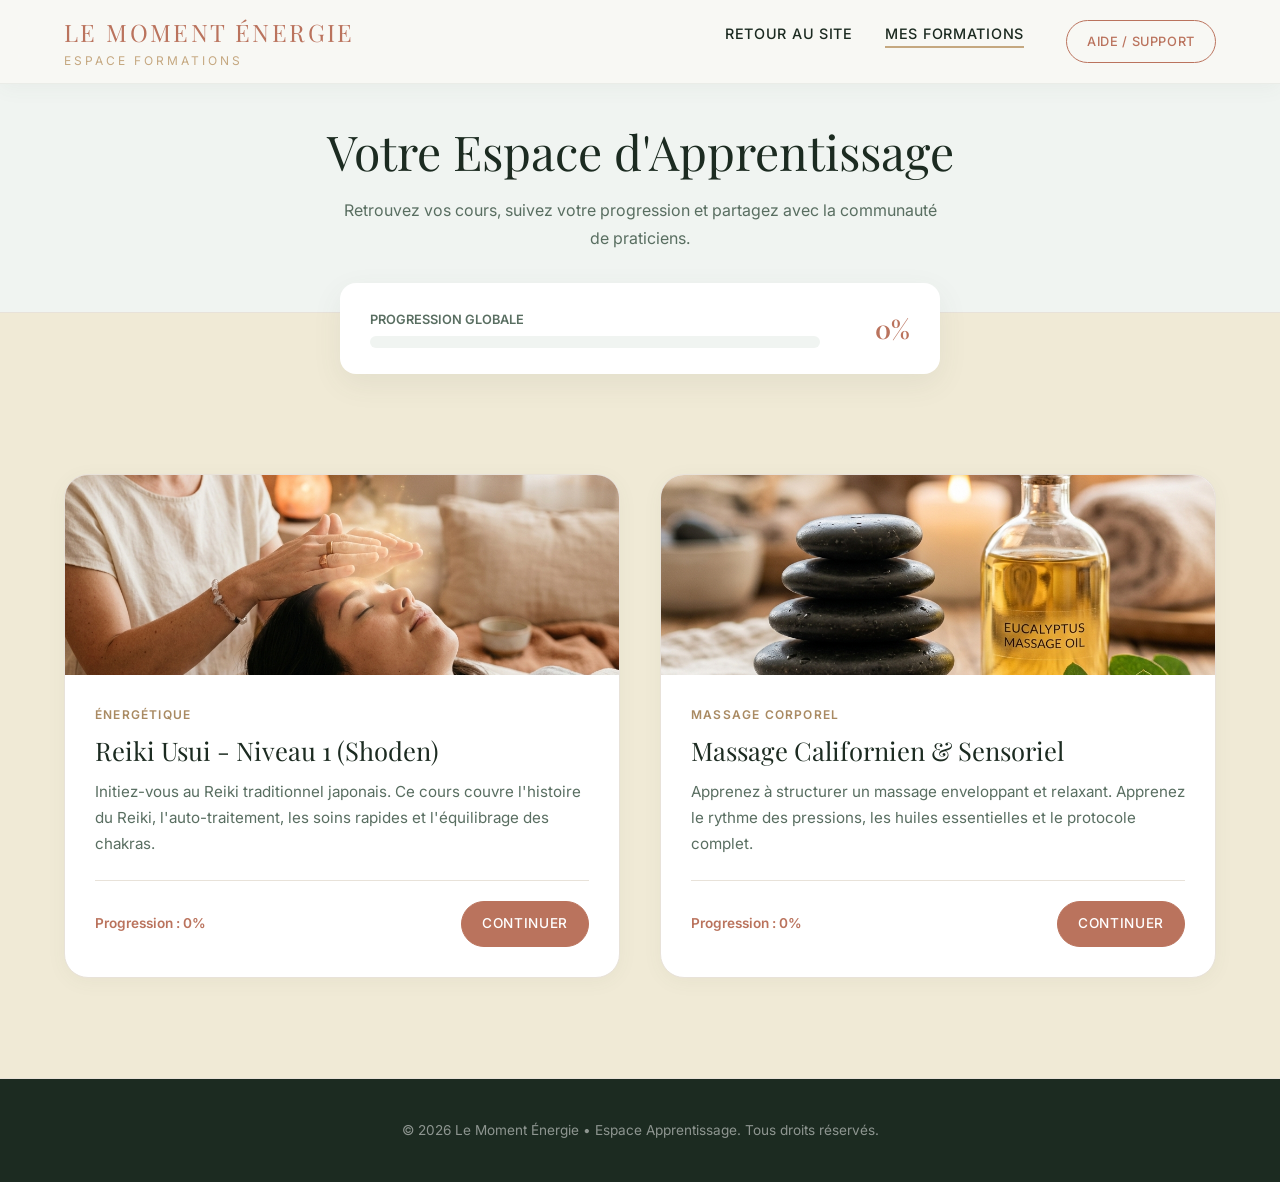
<file: formations.html>
<!DOCTYPE html>
<html lang="fr">
<head>
  <meta charset="UTF-8">
  <meta name="viewport" content="width=device-width, initial-scale=1.0">
  <title>Espace Élève | Le Moment Énergie Lille</title>
  <meta name="description" content="Accédez à vos formations en ligne Reiki Usui et massages bien-être. Espace d'apprentissage Le Moment Énergie à Lille.">
  <link rel="stylesheet" href="style.css">
  <style>
    /* Spécificités pour l'espace catalogue */
    .dashboard-hero {
      background-color: var(--color-primary-bg);
      padding: 120px 0 60px;
      text-align: center;
      border-bottom: 1px solid var(--color-sand);
    }
    .progress-overview {
      background-color: var(--color-white);
      max-width: 600px;
      margin: -30px auto 40px;
      padding: 24px 30px;
      border-radius: var(--border-radius-md);
      box-shadow: var(--shadow-medium);
      display: flex;
      align-items: center;
      justify-content: space-between;
      gap: 20px;
      position: relative;
      z-index: 10;
    }
    .progress-bar-container {
      flex-grow: 1;
      height: 12px;
      background-color: var(--color-primary-bg);
      border-radius: 6px;
      overflow: hidden;
    }
    .progress-bar-fill {
      height: 100%;
      background-color: var(--color-accent-gold);
      width: 0%; /* Dynamic */
      transition: width 0.8s ease;
    }
    .course-grid {
      display: grid;
      grid-template-columns: repeat(auto-fit, minmax(350px, 1fr));
      gap: 40px;
      padding: 60px 0 100px;
    }
    .course-card {
      background-color: var(--color-white);
      border-radius: var(--border-radius-lg);
      overflow: hidden;
      box-shadow: var(--shadow-subtle);
      border: 1px solid var(--color-sand);
      transition: var(--transition-smooth);
      display: flex;
      flex-direction: column;
    }
    .course-card:hover {
      transform: translateY(-5px);
      box-shadow: var(--shadow-medium);
    }
    .course-header {
      height: 200px;
      overflow: hidden;
      position: relative;
    }
    .course-header img {
      width: 100%;
      height: 100%;
      object-fit: cover;
    }
    .course-body {
      padding: 30px;
      flex-grow: 1;
      display: flex;
      flex-direction: column;
    }
    .course-body h3 {
      font-size: 1.6rem;
      margin-bottom: 12px;
      color: var(--color-text-dark);
    }
    .course-body p {
      color: var(--color-text-muted);
      font-size: 0.95rem;
      margin-bottom: 24px;
      flex-grow: 1;
    }
    .course-footer {
      border-top: 1px solid var(--color-sand);
      padding-top: 20px;
      display: flex;
      align-items: center;
      justify-content: space-between;
    }
    .course-progress {
      font-size: 0.85rem;
      font-weight: 600;
      color: var(--color-primary);
    }
  </style>
</head>
<body>

  <!-- --- HEADER / NAVIGATION --- -->
  <header class="scrolled">
    <div class="container nav-container">
      <a href="index.html" class="logo">
        <span class="logo-main">Le Moment Énergie</span>
        <span class="logo-sub">Espace Formations</span>
      </a>
      
      <button class="burger-menu" id="burger-btn" aria-label="Ouvrir le menu">
        <span class="burger-line"></span>
        <span class="burger-line"></span>
        <span class="burger-line"></span>
      </button>

      <ul class="nav-menu" id="nav-menu">
        <li><a href="index.html" class="nav-link">Retour au Site</a></li>
        <li><a href="formations.html" class="nav-link active">Mes Formations</a></li>
        <li><a href="index.html#contact" class="btn btn-outline" style="padding: 10px 20px; font-size: 0.8rem; margin-left: 10px;">Aide / Support</a></li>
      </ul>
    </div>
  </header>

  <!-- --- HERO --- -->
  <section class="dashboard-hero">
    <div class="container">
      <h1 style="font-size: 3rem; margin-bottom: 15px; color: var(--color-text-dark);">Votre Espace d'Apprentissage</h1>
      <p style="color: var(--color-text-muted); max-width: 600px; margin: 0 auto;">Retrouvez vos cours, suivez votre progression et partagez avec la communauté de praticiens.</p>
    </div>
  </section>

  <!-- --- PROGRESS OVERVIEW --- -->
  <div class="container">
    <div class="progress-overview">
      <div style="flex-grow: 1;">
        <span style="font-size: 0.8rem; font-weight: 600; text-transform: uppercase; color: var(--color-text-muted); display: block; margin-bottom: 6px;">Progression Globale</span>
        <div class="progress-bar-container">
          <div class="progress-bar-fill" id="global-progress-bar"></div>
        </div>
      </div>
      <div style="text-align: right; min-width: 70px;">
        <span style="font-size: 1.6rem; font-family: var(--font-serif); color: var(--color-primary); font-weight: 600;" id="global-progress-text">0%</span>
      </div>
    </div>
  </div>

  <!-- --- COURSE LIST --- -->
  <main class="container">
    <div class="course-grid">
      
      <!-- Course 1 -->
      <div class="course-card">
        <div class="course-header">
          <img src="images/reiki.png" alt="Formation Reiki Usui">
        </div>
        <div class="course-body">
          <span style="font-size: 0.75rem; letter-spacing: 0.1em; text-transform: uppercase; color: var(--color-accent-gold-dark); font-weight: 600; margin-bottom: 8px; display: block;">Énergétique</span>
          <h3>Reiki Usui - Niveau 1 (Shoden)</h3>
          <p>Initiez-vous au Reiki traditionnel japonais. Ce cours couvre l'histoire du Reiki, l'auto-traitement, les soins rapides et l'équilibrage des chakras.</p>
          <div class="course-footer">
            <span class="course-progress" id="progress-reiki">Progression : 0%</span>
            <a href="cours-player.html?course=reiki" class="btn btn-primary" style="padding: 10px 20px; font-size: 0.85rem;">Continuer</a>
          </div>
        </div>
      </div>

      <!-- Course 2 -->
      <div class="course-card">
        <div class="course-header">
          <img src="images/massage.png" alt="Formation Massage Californien">
        </div>
        <div class="course-body">
          <span style="font-size: 0.75rem; letter-spacing: 0.1em; text-transform: uppercase; color: var(--color-accent-gold-dark); font-weight: 600; margin-bottom: 8px; display: block;">Massage Corporel</span>
          <h3>Massage Californien &amp; Sensoriel</h3>
          <p>Apprenez à structurer un massage enveloppant et relaxant. Apprenez le rythme des pressions, les huiles essentielles et le protocole complet.</p>
          <div class="course-footer">
            <span class="course-progress" id="progress-massage">Progression : 0%</span>
            <a href="cours-player.html?course=massage" class="btn btn-primary" style="padding: 10px 20px; font-size: 0.85rem;">Continuer</a>
          </div>
        </div>
      </div>

    </div>
  </main>

  <!-- --- FOOTER --- -->
  <footer style="padding: 40px 0; border-top: 1px solid var(--color-sand);">
    <div class="container text-center" style="font-size: 0.85rem; color: rgba(255,255,255,0.5);">
      <p>&copy; 2026 Le Moment Énergie • Espace Apprentissage. Tous droits réservés.</p>
    </div>
  </footer>

  <script>
    document.addEventListener('DOMContentLoaded', () => {
      // Burger Menu logic for catalog page
      const burgerBtn = document.getElementById('burger-btn');
      const navMenu = document.getElementById('nav-menu');
      if (burgerBtn && navMenu) {
        burgerBtn.addEventListener('click', () => {
          burgerBtn.classList.toggle('active');
          navMenu.classList.toggle('active');
        });
      }

      // Calculate progress using local storage
      const calculateProgress = () => {
        // We define total lessons per course
        const reikiLessonsCount = 5;
        const massageLessonsCount = 5;

        // Retrieve checked values
        let reikiChecked = 0;
        let massageChecked = 0;

        for (let i = 1; i <= reikiLessonsCount; i++) {
          if (localStorage.getItem(`reiki-lesson-${i}-completed`) === 'true') {
            reikiChecked++;
          }
        }
        for (let i = 1; i <= massageLessonsCount; i++) {
          if (localStorage.getItem(`massage-lesson-${i}-completed`) === 'true') {
            massageChecked++;
          }
        }

        const reikiPercent = Math.round((reikiChecked / reikiLessonsCount) * 100);
        const massagePercent = Math.round((massageChecked / massageLessonsCount) * 100);
        const globalPercent = Math.round(((reikiChecked + massageChecked) / (reikiLessonsCount + massageLessonsCount)) * 100);

        // Update DOM
        document.getElementById('progress-reiki').textContent = `Progression : ${reikiPercent}%`;
        document.getElementById('progress-massage').textContent = `Progression : ${massagePercent}%`;
        document.getElementById('global-progress-bar').style.width = `${globalPercent}%`;
        document.getElementById('global-progress-text').textContent = `${globalPercent}%`;
      };

      calculateProgress();
    });
  </script>
</body>
</html>
</file>
<file: style.css>
@import url('https://fonts.googleapis.com/css2?family=Inter:wght@300;400;500;600&family=Playfair+Display:ital,wght@0,400;0,500;0,600;1,400&display=swap');

/* --- DESIGN SYSTEM & CSS VARIABLES --- */
:root {
  --color-primary: #BA735D;      /* Mocha Mousse*/
  --color-primary-light: #6E8573;
  --color-primary-bg: #F0F4F1;
  --color-bg-cream: #F0EAD6;     /* Egret */
  --color-accent-gold: #C5A880;  /* Muted Gold */
  --color-accent-gold-dark: #A98A62;
  --color-text-dark: #1C2B21;    /* Deep Forest Charcoal */
  --color-text-muted: #596E61;
  --color-white: #FFFFFF;
  --color-sand: #E8E2D9;

  --font-serif: 'Playfair Display', Georgia, serif;
  --font-sans: 'Inter', sans-serif;

  --transition-smooth: all 0.4s cubic-bezier(0.25, 1, 0.5, 1);
  --transition-quick: all 0.2s ease;

  --shadow-subtle: 0 4px 20px rgba(74, 93, 78, 0.05);
  --shadow-medium: 0 10px 30px rgba(74, 93, 78, 0.08);
  --shadow-premium: 0 20px 40px rgba(74, 93, 78, 0.12);

  --border-radius-sm: 8px;
  --border-radius-md: 16px;
  --border-radius-lg: 24px;
}

/* --- RESET & BASE STYLES --- */
*, *::before, *::after {
  box-sizing: border-box;
  margin: 0;
  padding: 0;
}

html {
  scroll-behavior: smooth;
  font-size: 16px;
  -webkit-font-smoothing: antialiased;
}

body {
  font-family: var(--font-sans);
  background-color: var(--color-bg-cream);
  color: var(--color-text-dark);
  line-height: 1.7;
  overflow-x: hidden;
}

h1, h2, h3, h4 {
  font-family: var(--font-serif);
  font-weight: 400;
  line-height: 1.3;
}

a {
  text-decoration: none;
  color: inherit;
  transition: var(--transition-quick);
}

img {
  max-width: 100%;
  display: block;
}

section {
  padding: 100px 0;
  position: relative;
}

.container {
  width: 90%;
  max-width: 1200px;
  margin: 0 auto;
}

.text-center { text-align: center; }

/* --- BUTTONS --- */
.btn {
  display: inline-flex;
  align-items: center;
  justify-content: center;
  padding: 14px 28px;
  border-radius: 40px;
  font-family: var(--font-sans);
  font-size: 0.95rem;
  font-weight: 500;
  letter-spacing: 0.05em;
  text-transform: uppercase;
  cursor: pointer;
  transition: var(--transition-smooth);
}

.btn-primary {
  background-color: var(--color-primary);
  color: var(--color-white);
  border: 1px solid var(--color-primary);
}

.btn-primary:hover {
  background-color: var(--color-white);
  color: var(--color-primary);
  box-shadow: var(--shadow-medium);
  transform: translateY(-2px);
}

.btn-outline {
  background-color: transparent;
  color: var(--color-primary);
  border: 1px solid var(--color-primary);
}

.btn-outline:hover {
  background-color: var(--color-primary);
  color: var(--color-white);
  transform: translateY(-2px);
}

.btn-gold {
  background-color: var(--color-accent-gold);
  color: var(--color-white);
  border: 1px solid var(--color-accent-gold);
}

.btn-gold:hover {
  background-color: var(--color-accent-gold-dark);
  border-color: var(--color-accent-gold-dark);
  box-shadow: var(--shadow-medium);
  transform: translateY(-2px);
}

/* --- NAVIGATION BAR --- */
header {
  position: fixed;
  top: 0;
  left: 0;
  width: 100%;
  z-index: 1000;
  transition: var(--transition-smooth);
  border-bottom: 1px solid transparent;
}

header.scrolled {
  background: rgba(250, 248, 245, 0.85);
  backdrop-filter: blur(15px);
  -webkit-backdrop-filter: blur(15px);
  border-bottom: 1px solid rgba(74, 93, 78, 0.08);
  box-shadow: var(--shadow-subtle);
}

.nav-container {
  display: flex;
  justify-content: space-between;
  align-items: center;
  padding: 20px 0;
  transition: var(--transition-smooth);
}

header.scrolled .nav-container {
  padding: 12px 0;
}

.logo {
  display: flex;
  flex-direction: column;
}

.logo-main {
  font-family: var(--font-serif);
  font-size: 1.5rem;
  letter-spacing: 0.1em;
  text-transform: uppercase;
  color: var(--color-primary);
}

.logo-sub {
  font-family: var(--font-sans);
  font-size: 0.75rem;
  letter-spacing: 0.25em;
  text-transform: uppercase;
  color: var(--color-accent-gold);
  font-weight: 400;
  margin-top: -2px;
}

.nav-menu {
  display: flex;
  gap: 32px;
  list-style: none;
}

.nav-link {
  font-family: var(--font-sans);
  font-size: 0.9rem;
  font-weight: 500;
  letter-spacing: 0.05em;
  text-transform: uppercase;
  color: var(--color-text-dark);
  position: relative;
  padding: 6px 0;
}

.nav-link::after {
  content: '';
  position: absolute;
  bottom: 0;
  left: 0;
  width: 0;
  height: 1.5px;
  background-color: var(--color-accent-gold);
  transition: var(--transition-smooth);
}

.nav-link:hover::after,
.nav-link.active::after {
  width: 100%;
}

.burger-menu {
  display: none;
  cursor: pointer;
  background: none;
  border: none;
  z-index: 1001;
}

.burger-line {
  display: block;
  width: 25px;
  height: 2px;
  margin: 5px auto;
  background-color: var(--color-primary);
  transition: var(--transition-smooth);
}

/* --- HERO SECTION --- */
.hero {
  min-height: 100vh;
  display: flex;
  align-items: center;
  background-color: #ECE7DF;
  padding-top: 100px;
  position: relative;
}

.hero::before {
  content: '';
  position: absolute;
  top: 0;
  left: 0;
  width: 100%;
  height: 100%;
  background: radial-gradient(circle at 80% 30%, rgba(197, 168, 128, 0.15) 0%, transparent 60%);
  pointer-events: none;
}

.hero-grid {
  display: grid;
  grid-template-columns: 1.1fr 0.9fr;
  gap: 60px;
  align-items: center;
}

.hero-content {
  opacity: 0;
  transform: translateY(30px);
  animation: fadeInUp 1s cubic-bezier(0.25, 1, 0.5, 1) forwards;
}

.hero-tagline {
  font-family: var(--font-sans);
  font-size: 0.85rem;
  letter-spacing: 0.3em;
  text-transform: uppercase;
  color: var(--color-accent-gold-dark);
  font-weight: 600;
  margin-bottom: 16px;
  display: block;
}

.hero h1 {
  font-size: 3.5rem;
  line-height: 1.2;
  margin-bottom: 24px;
  color: var(--color-text-dark);
}

.hero h1 span {
  font-style: italic;
  color: var(--color-primary);
}

.hero-text {
  font-size: 1.1rem;
  color: var(--color-text-muted);
  margin-bottom: 40px;
  max-width: 540px;
}

.hero-cta {
  display: flex;
  gap: 20px;
}

.hero-image-wrapper {
  position: relative;
  opacity: 0;
  transform: scale(0.95);
  animation: fadeInScale 1.2s cubic-bezier(0.25, 1, 0.5, 1) forwards;
  animation-delay: 0.2s;
}

.hero-img-container {
  border-radius: var(--border-radius-lg);
  overflow: hidden;
  box-shadow: var(--shadow-premium);
  aspect-ratio: 1;
}

.hero-img-container img {
  width: 100%;
  height: 100%;
  object-fit: cover;
  transition: transform 8s ease;
}

.hero-image-wrapper:hover .hero-img-container img {
  transform: scale(1.05);
}

.hero-badge {
  position: absolute;
  bottom: -20px;
  left: -20px;
  background-color: var(--color-white);
  padding: 20px 30px;
  border-radius: var(--border-radius-md);
  box-shadow: var(--shadow-medium);
  display: flex;
  align-items: center;
  gap: 16px;
  border-left: 4px solid var(--color-accent-gold);
}

.badge-icon {
  font-size: 2rem;
}

.badge-text p:first-child {
  font-family: var(--font-serif);
  font-size: 1.2rem;
  color: var(--color-primary);
}

.badge-text p:last-child {
  font-size: 0.75rem;
  color: var(--color-text-muted);
  text-transform: uppercase;
  letter-spacing: 0.05em;
}

/* --- SECTION DECORATORS & HEADERS --- */
.section-subtitle {
  font-family: var(--font-sans);
  font-size: 0.8rem;
  letter-spacing: 0.25em;
  text-transform: uppercase;
  color: var(--color-accent-gold-dark);
  font-weight: 600;
  margin-bottom: 12px;
  display: block;
}

.section-title {
  font-size: 2.5rem;
  margin-bottom: 20px;
  color: var(--color-text-dark);
}

.section-title span {
  font-style: italic;
  color: var(--color-primary);
}

.section-desc {
  max-width: 600px;
  margin: 0 auto 60px;
  color: var(--color-text-muted);
  font-size: 1.05rem;
}

/* --- ABOUT SECTION --- */
.about {
  background-color: var(--color-white);
}

.about-grid {
  display: grid;
  grid-template-columns: 1fr 1.2fr;
  gap: 60px;
  align-items: center;
}

.about-image {
  border-radius: var(--border-radius-lg);
  overflow: hidden;
  box-shadow: var(--shadow-medium);
  position: relative;
}

.about-image img {
  width: 100%;
  object-fit: cover;
}

.about-accent {
  position: absolute;
  top: 30px;
  right: 30px;
  border: 1px solid var(--color-accent-gold);
  width: calc(100% - 60px);
  height: calc(100% - 60px);
  pointer-events: none;
  border-radius: calc(var(--border-radius-lg) - 10px);
}

.about-text h3 {
  font-size: 1.8rem;
  color: var(--color-primary);
  margin-bottom: 20px;
}

.about-p {
  margin-bottom: 20px;
  color: var(--color-text-muted);
}

.about-bullets {
  list-style: none;
  margin-top: 30px;
  display: grid;
  grid-template-columns: 1fr 1fr;
  gap: 16px;
}

.about-bullets li {
  position: relative;
  padding-left: 28px;
  font-size: 0.95rem;
  font-weight: 500;
  color: var(--color-text-dark);
}

.about-bullets li::before {
  content: '✦';
  position: absolute;
  left: 0;
  color: var(--color-accent-gold);
  font-size: 1.1rem;
}

/* --- SERVICES SECTION --- */
.services {
  background-color: var(--color-primary-bg);
}

.services-grid {
  display: grid;
  grid-template-columns: 1fr 1fr;
  gap: 40px;
}

.service-card {
  background-color: var(--color-white);
  border-radius: var(--border-radius-lg);
  overflow: hidden;
  box-shadow: var(--shadow-subtle);
  transition: var(--transition-smooth);
  display: flex;
  flex-direction: column;
}

.service-card:hover {
  transform: translateY(-8px);
  box-shadow: var(--shadow-premium);
}

.service-img-wrapper {
  height: 280px;
  overflow: hidden;
}

.service-img-wrapper img {
  width: 100%;
  height: 100%;
  object-fit: cover;
  transition: transform 5s ease;
}

.service-card:hover .service-img-wrapper img {
  transform: scale(1.05);
}

.service-body {
  padding: 40px;
  flex-grow: 1;
  display: flex;
  flex-direction: column;
}

.service-badge {
  align-self: flex-start;
  font-size: 0.75rem;
  letter-spacing: 0.1em;
  text-transform: uppercase;
  color: var(--color-accent-gold-dark);
  font-weight: 600;
  border-bottom: 1.5px solid var(--color-accent-gold);
  margin-bottom: 16px;
  padding-bottom: 4px;
}

.service-body h3 {
  font-size: 1.8rem;
  margin-bottom: 16px;
  color: var(--color-text-dark);
}

.service-body p {
  color: var(--color-text-muted);
  margin-bottom: 24px;
  font-size: 0.95rem;
  flex-grow: 1;
}

.service-features {
  list-style: none;
  margin-bottom: 30px;
}

.service-features li {
  position: relative;
  padding-left: 24px;
  font-size: 0.9rem;
  color: var(--color-text-dark);
  margin-bottom: 10px;
}

.service-features li::before {
  content: '✓';
  position: absolute;
  left: 0;
  color: var(--color-primary);
  font-weight: bold;
}

/* --- RATES SECTION --- */
.rates {
  background-color: var(--color-white);
}

.pricing-table-wrapper {
  max-width: 900px;
  margin: 0 auto;
  background-color: var(--color-bg-cream);
  border-radius: var(--border-radius-lg);
  padding: 50px;
  box-shadow: var(--shadow-medium);
}

.pricing-tabs {
  display: flex;
  justify-content: center;
  gap: 20px;
  margin-bottom: 40px;
}

.pricing-tab-btn {
  background: none;
  border: none;
  font-family: var(--font-sans);
  font-size: 1rem;
  font-weight: 600;
  color: var(--color-text-muted);
  padding: 10px 24px;
  cursor: pointer;
  border-bottom: 2px solid transparent;
  transition: var(--transition-smooth);
}

.pricing-tab-btn.active {
  color: var(--color-primary);
  border-bottom: 2px solid var(--color-accent-gold);
}

.pricing-tab-content {
  display: none;
}

.pricing-tab-content.active {
  display: block;
  animation: fadeIn 0.5s ease forwards;
}

.pricing-item {
  display: flex;
  justify-content: space-between;
  align-items: center;
  padding: 24px 0;
  border-bottom: 1px solid var(--color-sand);
}

.pricing-item:last-child {
  border-bottom: none;
}

.pricing-details {
  max-width: 70%;
}

.pricing-details h4 {
  font-family: var(--font-sans);
  font-size: 1.15rem;
  font-weight: 600;
  color: var(--color-text-dark);
  margin-bottom: 6px;
}

.pricing-details p {
  font-size: 0.9rem;
  color: var(--color-text-muted);
}

.pricing-meta {
  text-align: right;
}

.pricing-price {
  font-family: var(--font-serif);
  font-size: 1.8rem;
  color: var(--color-primary);
  font-weight: 500;
}

.pricing-duration {
  font-size: 0.8rem;
  color: var(--color-text-muted);
  text-transform: uppercase;
  letter-spacing: 0.05em;
  margin-top: 4px;
}

/* --- CONTACT SECTION --- */
.contact {
  background-color: var(--color-primary-bg);
}

.contact-grid {
  display: grid;
  grid-template-columns: 0.9fr 1.1fr;
  gap: 60px;
  align-items: start;
}

.contact-info-card {
  background-color: var(--color-primary);
  color: var(--color-white);
  padding: 50px;
  border-radius: var(--border-radius-lg);
  box-shadow: var(--shadow-medium);
}

.contact-info-card h3 {
  font-size: 2rem;
  margin-bottom: 20px;
  color: var(--color-bg-cream);
}

.contact-info-card p {
  color: rgba(255, 255, 255, 0.8);
  margin-bottom: 40px;
  font-size: 0.95rem;
}

.contact-details {
  display: flex;
  flex-direction: column;
  gap: 30px;
}

.contact-detail-item {
  display: flex;
  align-items: flex-start;
  gap: 20px;
}

.contact-icon {
  font-size: 1.5rem;
  color: var(--color-accent-gold);
}

.contact-text h4 {
  font-family: var(--font-sans);
  font-weight: 600;
  font-size: 1rem;
  margin-bottom: 4px;
}

.contact-text p, .contact-text a {
  font-size: 0.9rem;
  color: rgba(255, 255, 255, 0.7);
}

.contact-text a:hover {
  color: var(--color-accent-gold);
}

.contact-form-wrapper {
  background-color: var(--color-white);
  padding: 50px;
  border-radius: var(--border-radius-lg);
  box-shadow: var(--shadow-subtle);
}

.contact-form-wrapper h3 {
  font-size: 1.8rem;
  margin-bottom: 30px;
  color: var(--color-text-dark);
}

.form-group {
  margin-bottom: 24px;
}

.form-label {
  display: block;
  font-family: var(--font-sans);
  font-size: 0.85rem;
  font-weight: 500;
  letter-spacing: 0.05em;
  text-transform: uppercase;
  color: var(--color-text-muted);
  margin-bottom: 8px;
}

.form-input {
  width: 100%;
  padding: 14px 20px;
  border-radius: var(--border-radius-sm);
  border: 1px solid var(--color-sand);
  background-color: var(--color-bg-cream);
  font-family: var(--font-sans);
  font-size: 0.95rem;
  color: var(--color-text-dark);
  transition: var(--transition-quick);
}

.form-input:focus {
  outline: none;
  border-color: var(--color-primary);
  background-color: var(--color-white);
}

textarea.form-input {
  resize: vertical;
  min-height: 120px;
}

/* --- FOOTER --- */
footer {
  background-color: var(--color-text-dark);
  color: var(--color-white);
  padding: 80px 0 30px;
}

.footer-grid {
  display: grid;
  grid-template-columns: 1.2fr 0.8fr 1fr;
  gap: 60px;
  padding-bottom: 60px;
  border-bottom: 1px solid rgba(255, 255, 255, 0.08);
}

.footer-about .logo-main {
  color: var(--color-white);
}

.footer-text {
  margin-top: 20px;
  color: rgba(255, 255, 255, 0.6);
  font-size: 0.9rem;
  line-height: 1.6;
}

.footer-links-title {
  font-family: var(--font-sans);
  font-weight: 600;
  font-size: 0.9rem;
  letter-spacing: 0.1em;
  text-transform: uppercase;
  margin-bottom: 24px;
  color: var(--color-accent-gold);
}

.footer-links {
  list-style: none;
  display: flex;
  flex-direction: column;
  gap: 12px;
}

.footer-links a {
  color: rgba(255, 255, 255, 0.6);
  font-size: 0.9rem;
}

.footer-links a:hover {
  color: var(--color-accent-gold);
  padding-left: 4px;
}

.footer-seo {
  font-size: 0.85rem;
  color: rgba(255, 255, 255, 0.5);
}

.footer-bottom {
  padding-top: 30px;
  display: flex;
  justify-content: space-between;
  align-items: center;
  font-size: 0.8rem;
  color: rgba(255, 255, 255, 0.4);
}

/* --- SCROLL-ANIMATION CLASSES (JS triggered) --- */
.reveal {
  position: relative;
  opacity: 0;
  transform: translateY(40px);
  transition: opacity 0.8s ease, transform 0.8s ease;
}

.reveal.active {
  opacity: 1;
  transform: translateY(0);
}

/* --- KEYFRAME ANIMATIONS --- */
@keyframes fadeInUp {
  from {
    opacity: 0;
    transform: translateY(30px);
  }
  to {
    opacity: 1;
    transform: translateY(0);
  }
}

@keyframes fadeInScale {
  from {
    opacity: 0;
    transform: scale(0.95);
  }
  to {
    opacity: 1;
    transform: scale(1);
  }
}

@keyframes fadeIn {
  from { opacity: 0; }
  to { opacity: 1; }
}

/* --- RESPONSIVE MEDIA QUERIES --- */
@media (max-width: 992px) {
  section {
    padding: 80px 0;
  }

  .hero-grid {
    grid-template-columns: 1fr;
    gap: 40px;
    text-align: center;
  }

  .hero-content {
    order: 2;
  }

  .hero-text {
    margin: 0 auto 40px;
  }

  .hero-cta {
    justify-content: center;
  }

  .hero-image-wrapper {
    order: 1;
    max-width: 500px;
    margin: 0 auto;
  }

  .about-grid {
    grid-template-columns: 1fr;
    gap: 40px;
  }

  .about-image {
    max-width: 500px;
    margin: 0 auto;
  }

  .services-grid {
    grid-template-columns: 1fr;
    max-width: 600px;
    margin: 0 auto;
  }

  .contact-grid {
    grid-template-columns: 1fr;
    gap: 40px;
  }

  .footer-grid {
    grid-template-columns: 1fr 1fr;
    gap: 40px;
  }
  
  .footer-seo {
    grid-column: span 2;
  }
}

@media (max-width: 768px) {
  html {
    font-size: 15px;
  }

  .hero h1 {
    font-size: 2.8rem;
  }

  .burger-menu {
    display: block;
  }

  .burger-menu.active .burger-line:nth-child(1) {
    transform: translateY(7px) rotate(45deg);
  }

  .burger-menu.active .burger-line:nth-child(2) {
    opacity: 0;
  }

  .burger-menu.active .burger-line:nth-child(3) {
    transform: translateY(-7px) rotate(-45deg);
  }

  .nav-menu {
    position: fixed;
    top: 0;
    right: -100%;
    width: 80%;
    max-width: 300px;
    height: 100vh;
    background-color: var(--color-bg-cream);
    flex-direction: column;
    padding: 100px 40px;
    box-shadow: -10px 0 30px rgba(74, 93, 78, 0.1);
    transition: var(--transition-smooth);
    gap: 24px;
  }

  .nav-menu.active {
    right: 0;
  }

  .pricing-table-wrapper {
    padding: 30px 20px;
  }

  .pricing-item {
    flex-direction: column;
    align-items: flex-start;
    gap: 12px;
  }

  .pricing-details {
    max-width: 100%;
  }

  .pricing-meta {
    text-align: left;
  }

  .about-bullets {
    grid-template-columns: 1fr;
  }

  .footer-grid {
    grid-template-columns: 1fr;
  }
  
  .footer-seo {
    grid-column: span 1;
  }

  .footer-bottom {
    flex-direction: column;
    gap: 15px;
    text-align: center;
  }
}
</file>
